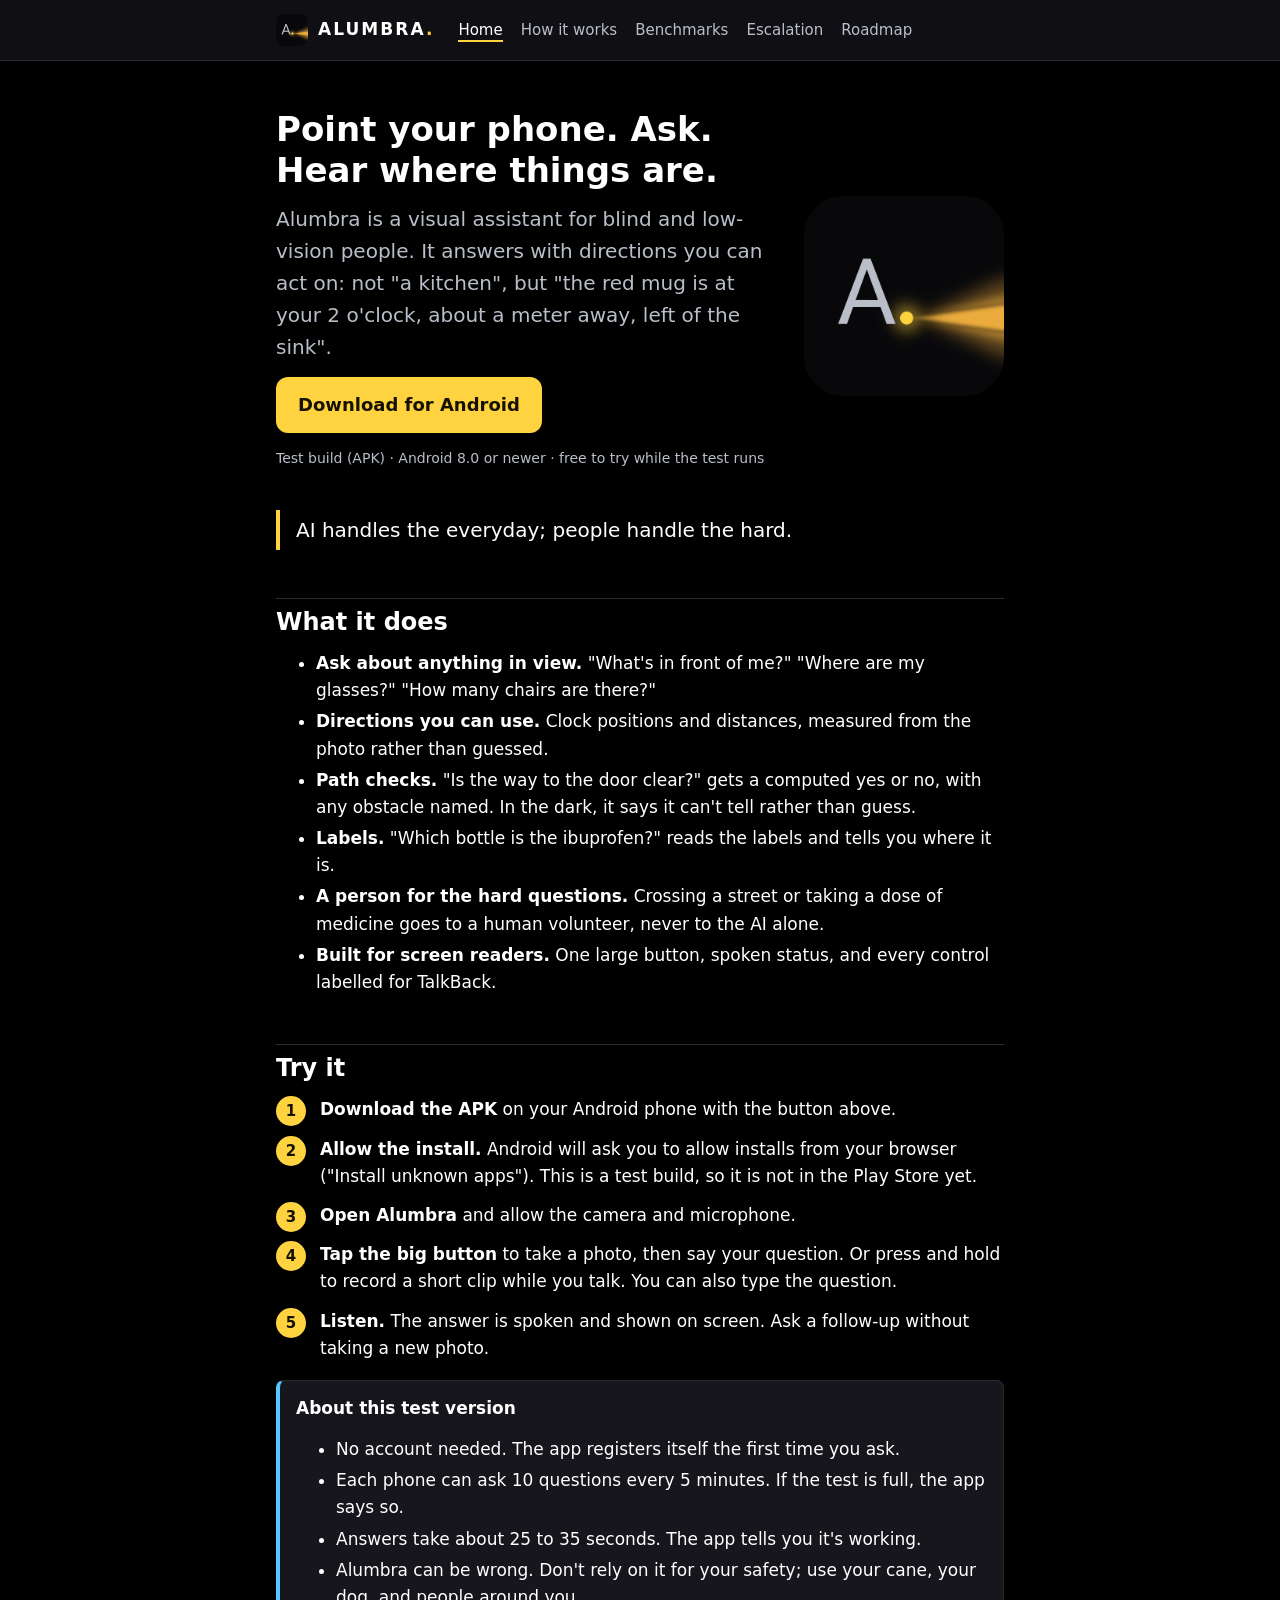
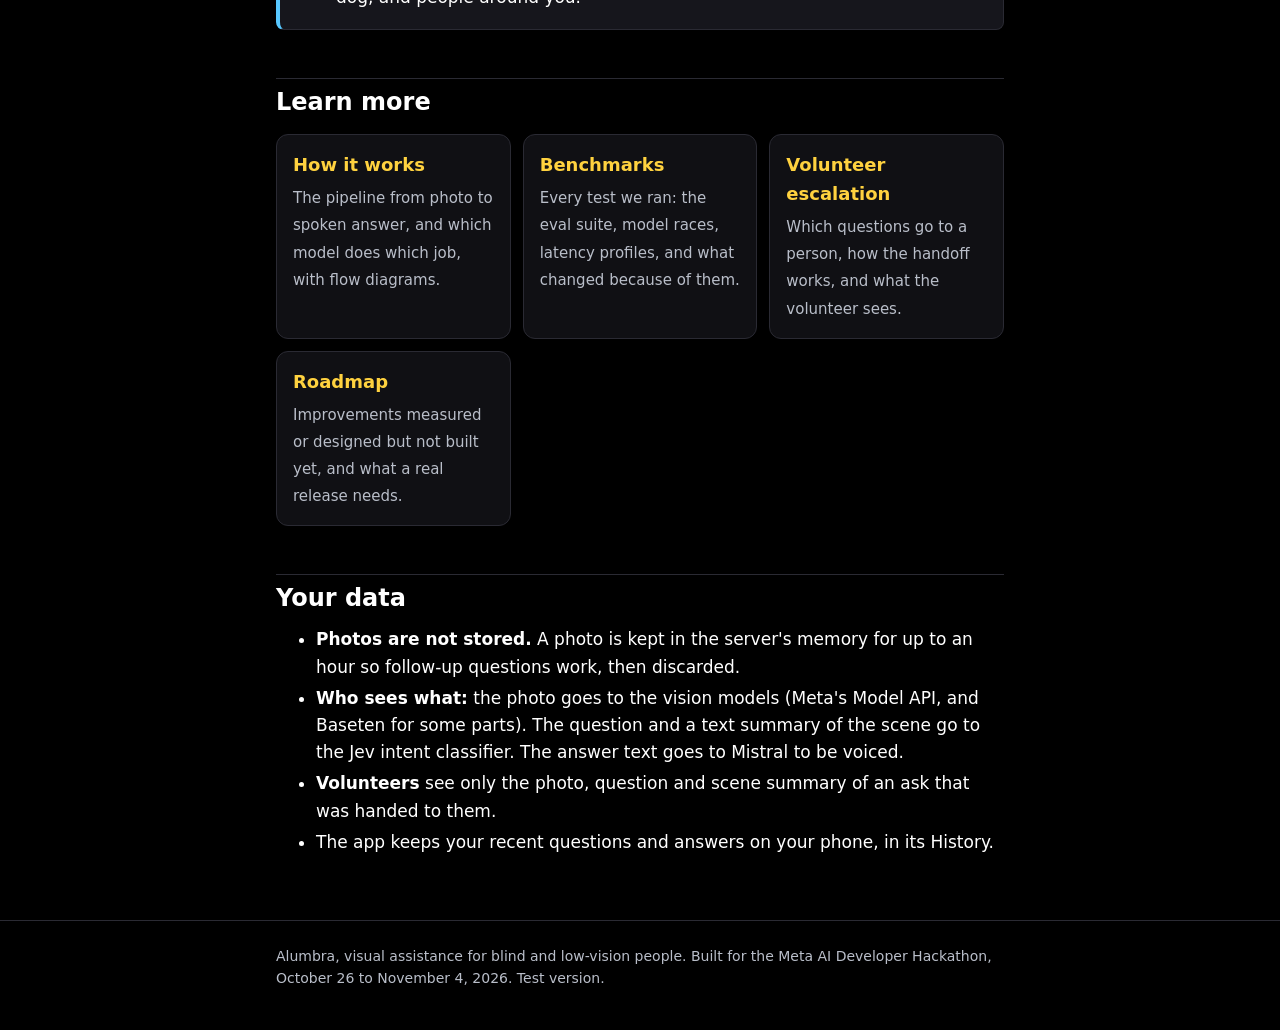
<file: site/index.html>
<!doctype html>
<html lang="en">
<head>
<meta charset="utf-8">
<meta name="viewport" content="width=device-width, initial-scale=1">
<title>Alumbra</title>
<meta name="description" content="Alumbra: point your phone, ask a question, and hear where things are. Visual assistance for blind and low-vision people. Download the Android test build.">
<link rel="icon" href="img/icon-64.png">
<link rel="apple-touch-icon" href="img/icon-192.png">
<meta property="og:title" content="Alumbra">
<meta property="og:description" content="Point your phone, ask a question, and hear where things are.">
<meta property="og:image" content="/img/icon-512.png">
<link rel="stylesheet" href="style.css">
</head>
<body>
<a class="skip" href="#main">Skip to content</a>
<header class="site-head">
  <div class="wrap">
    <a class="brand" href="/" aria-current="page"><img src="img/icon-64.png" alt=""><span>ALUMBRA<span class="dot">.</span></span></a>
    <nav aria-label="Site">
      <a href="/" aria-current="page">Home</a>
      <a href="how-it-works.html">How it works</a>
      <a href="benchmarks.html">Benchmarks</a>
      <a href="escalation.html">Escalation</a>
      <a href="roadmap.html">Roadmap</a>
    </nav>
  </div>
</header>

<main id="main" class="wrap">
<section class="hero">
  <div>
    <h1>Point your phone. Ask. Hear where things are.</h1>
    <p class="lede">Alumbra is a visual assistant for blind and low-vision people. It answers with directions you can act on: not "a kitchen", but "the red mug is at your 2 o'clock, about a meter away, left of the sink".</p>
    <p><a class="btn" href="/download/alumbra.apk" download>Download for Android</a></p>
    <p class="small">Test build (APK) · Android 8.0 or newer · free to try while the test runs</p>
  </div>
  <img src="img/icon-512.png" alt="The Alumbra mark: a letter A and a dot casting a beam of amber light.">
</section>

<p class="quote">AI handles the everyday; people handle the hard.</p>

<h2>What it does</h2>
<ul>
  <li><strong>Ask about anything in view.</strong> "What's in front of me?" "Where are my glasses?" "How many chairs are there?"</li>
  <li><strong>Directions you can use.</strong> Clock positions and distances, measured from the photo rather than guessed.</li>
  <li><strong>Path checks.</strong> "Is the way to the door clear?" gets a computed yes or no, with any obstacle named. In the dark, it says it can't tell rather than guess.</li>
  <li><strong>Labels.</strong> "Which bottle is the ibuprofen?" reads the labels and tells you where it is.</li>
  <li><strong>A person for the hard questions.</strong> Crossing a street or taking a dose of medicine goes to a human volunteer, never to the AI alone.</li>
  <li><strong>Built for screen readers.</strong> One large button, spoken status, and every control labelled for TalkBack.</li>
</ul>

<h2>Try it</h2>
<ol class="steps">
  <li><strong>Download the APK</strong> on your Android phone with the button above.</li>
  <li><strong>Allow the install.</strong> Android will ask you to allow installs from your browser ("Install unknown apps"). This is a test build, so it is not in the Play Store yet.</li>
  <li><strong>Open Alumbra</strong> and allow the camera and microphone.</li>
  <li><strong>Tap the big button</strong> to take a photo, then say your question. Or press and hold to record a short clip while you talk. You can also type the question.</li>
  <li><strong>Listen.</strong> The answer is spoken and shown on screen. Ask a follow-up without taking a new photo.</li>
</ol>

<div class="note">
<p><strong>About this test version</strong></p>
<ul>
  <li>No account needed. The app registers itself the first time you ask.</li>
  <li>Each phone can ask 10 questions every 5 minutes. If the test is full, the app says so.</li>
  <li>Answers take about 25 to 35 seconds. The app tells you it's working.</li>
  <li>Alumbra can be wrong. Don't rely on it for your safety; use your cane, your dog, and people around you.</li>
</ul>
</div>

<h2>Learn more</h2>
<div class="cards">
  <a class="card" href="how-it-works.html"><b>How it works</b><span>The pipeline from photo to spoken answer, and which model does which job, with flow diagrams.</span></a>
  <a class="card" href="benchmarks.html"><b>Benchmarks</b><span>Every test we ran: the eval suite, model races, latency profiles, and what changed because of them.</span></a>
  <a class="card" href="escalation.html"><b>Volunteer escalation</b><span>Which questions go to a person, how the handoff works, and what the volunteer sees.</span></a>
  <a class="card" href="roadmap.html"><b>Roadmap</b><span>Improvements measured or designed but not built yet, and what a real release needs.</span></a>
</div>

<h2>Your data</h2>
<ul>
  <li><strong>Photos are not stored.</strong> A photo is kept in the server's memory for up to an hour so follow-up questions work, then discarded.</li>
  <li><strong>Who sees what:</strong> the photo goes to the vision models (Meta's Model API, and Baseten for some parts). The question and a text summary of the scene go to the Jev intent classifier. The answer text goes to Mistral to be voiced.</li>
  <li><strong>Volunteers</strong> see only the photo, question and scene summary of an ask that was handed to them.</li>
  <li>The app keeps your recent questions and answers on your phone, in its History.</li>
</ul>
</main>

<footer class="site-foot">
  <div class="wrap">Alumbra, visual assistance for blind and low-vision people. Built for the Meta AI Developer Hackathon, October 26 to November 4, 2026. Test version.</div>
</footer>
</body>
</html>
</file>
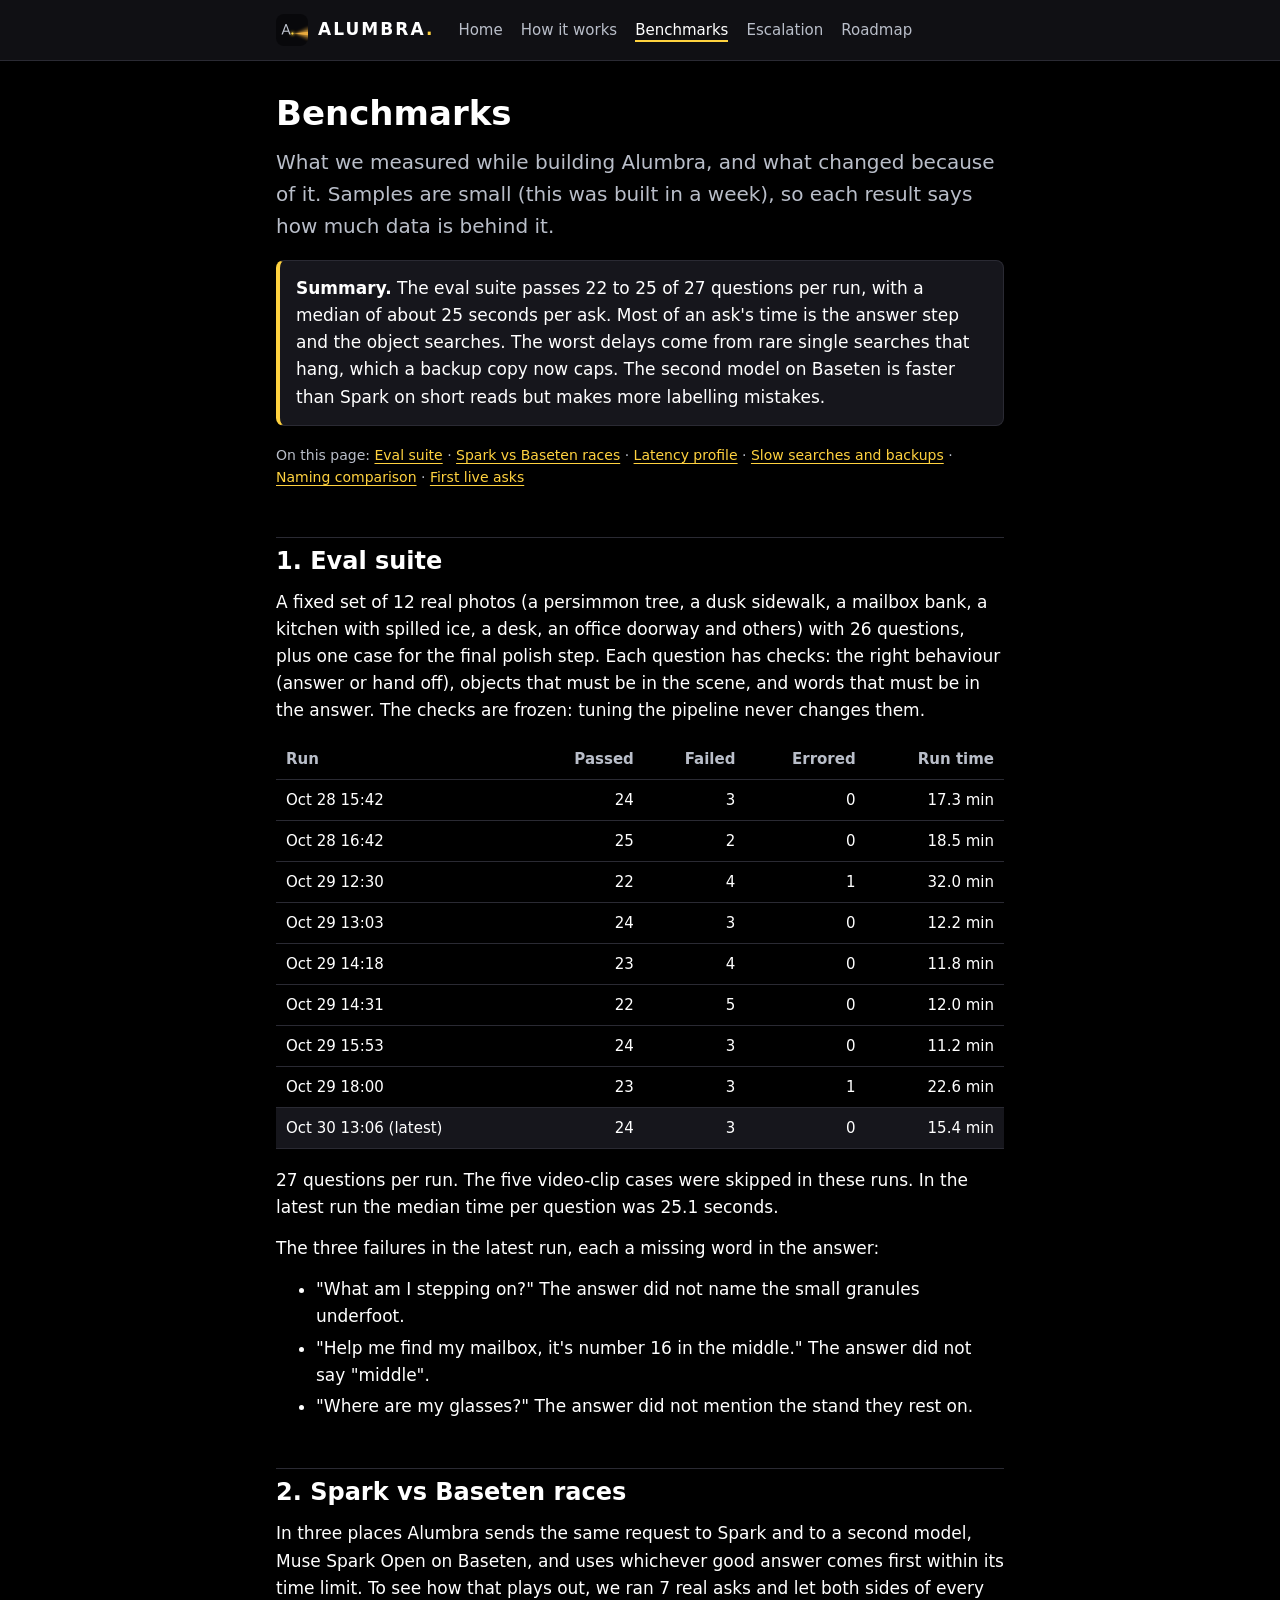
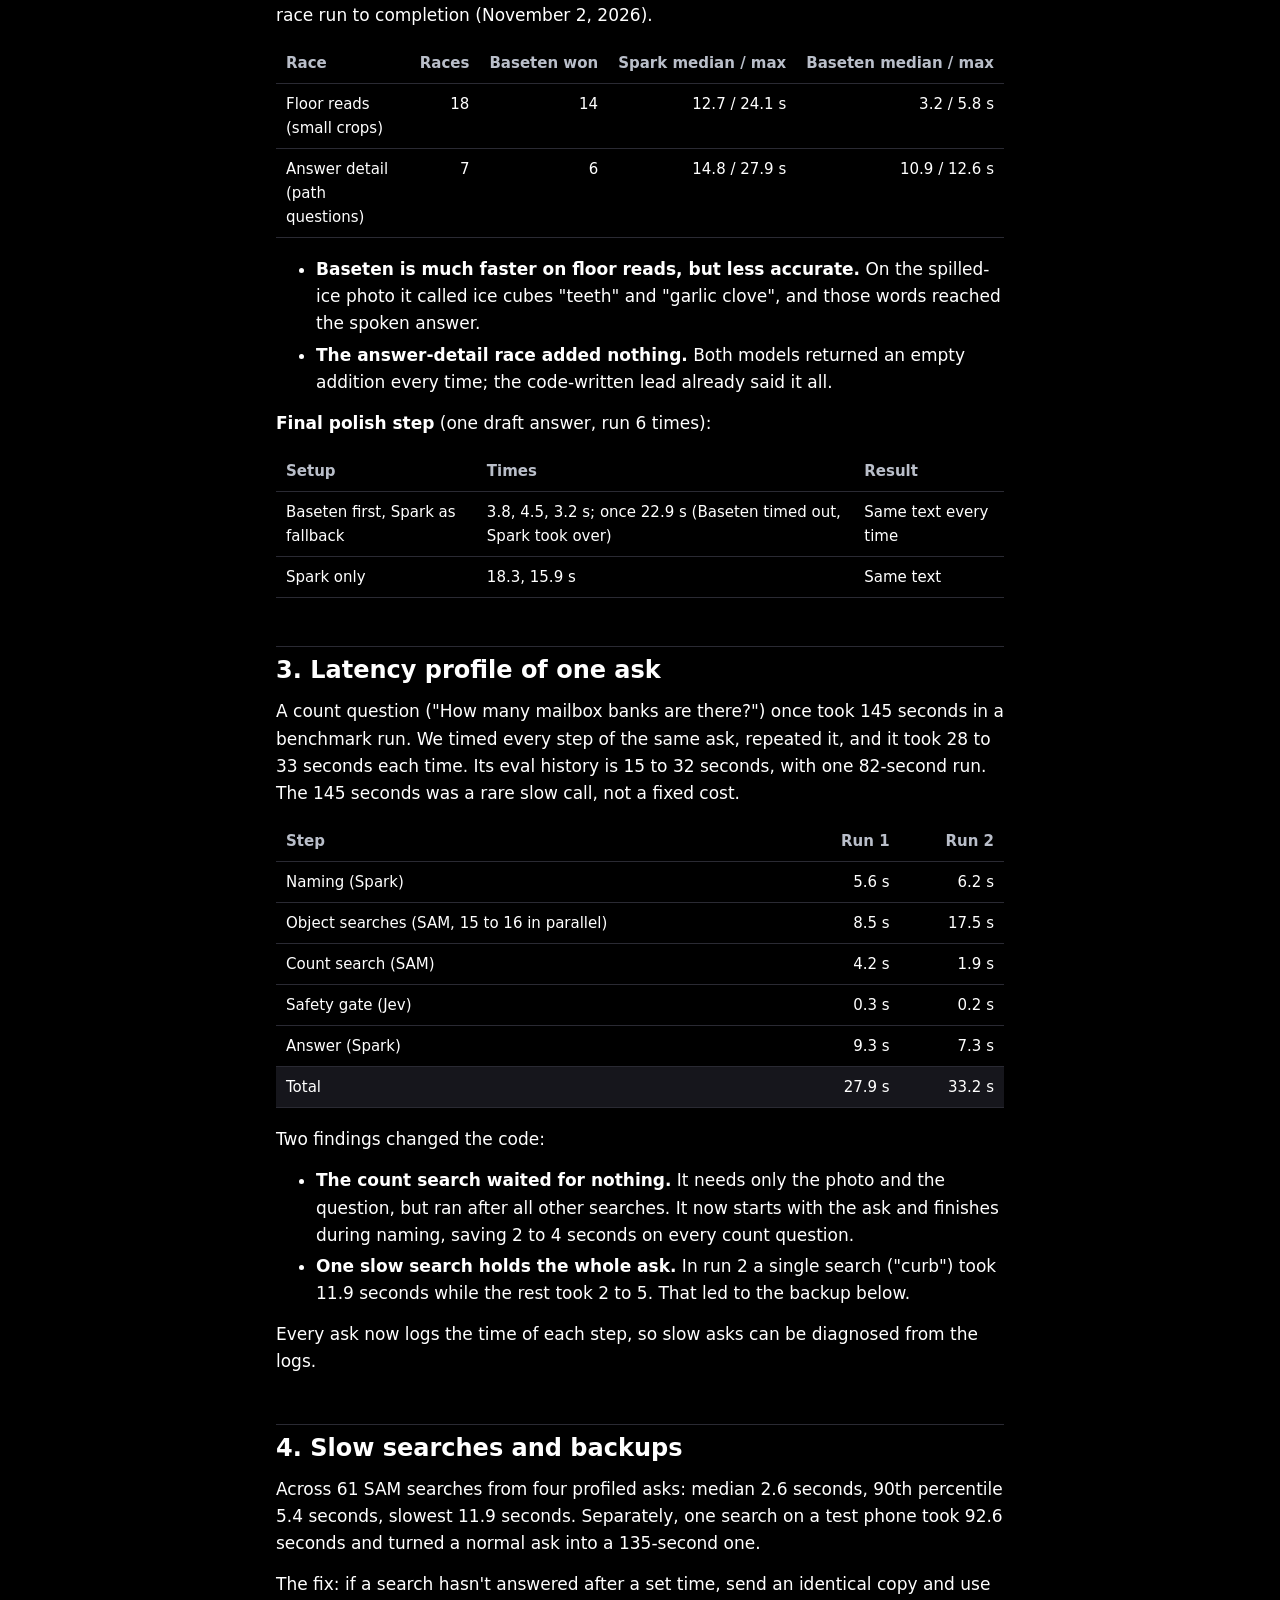
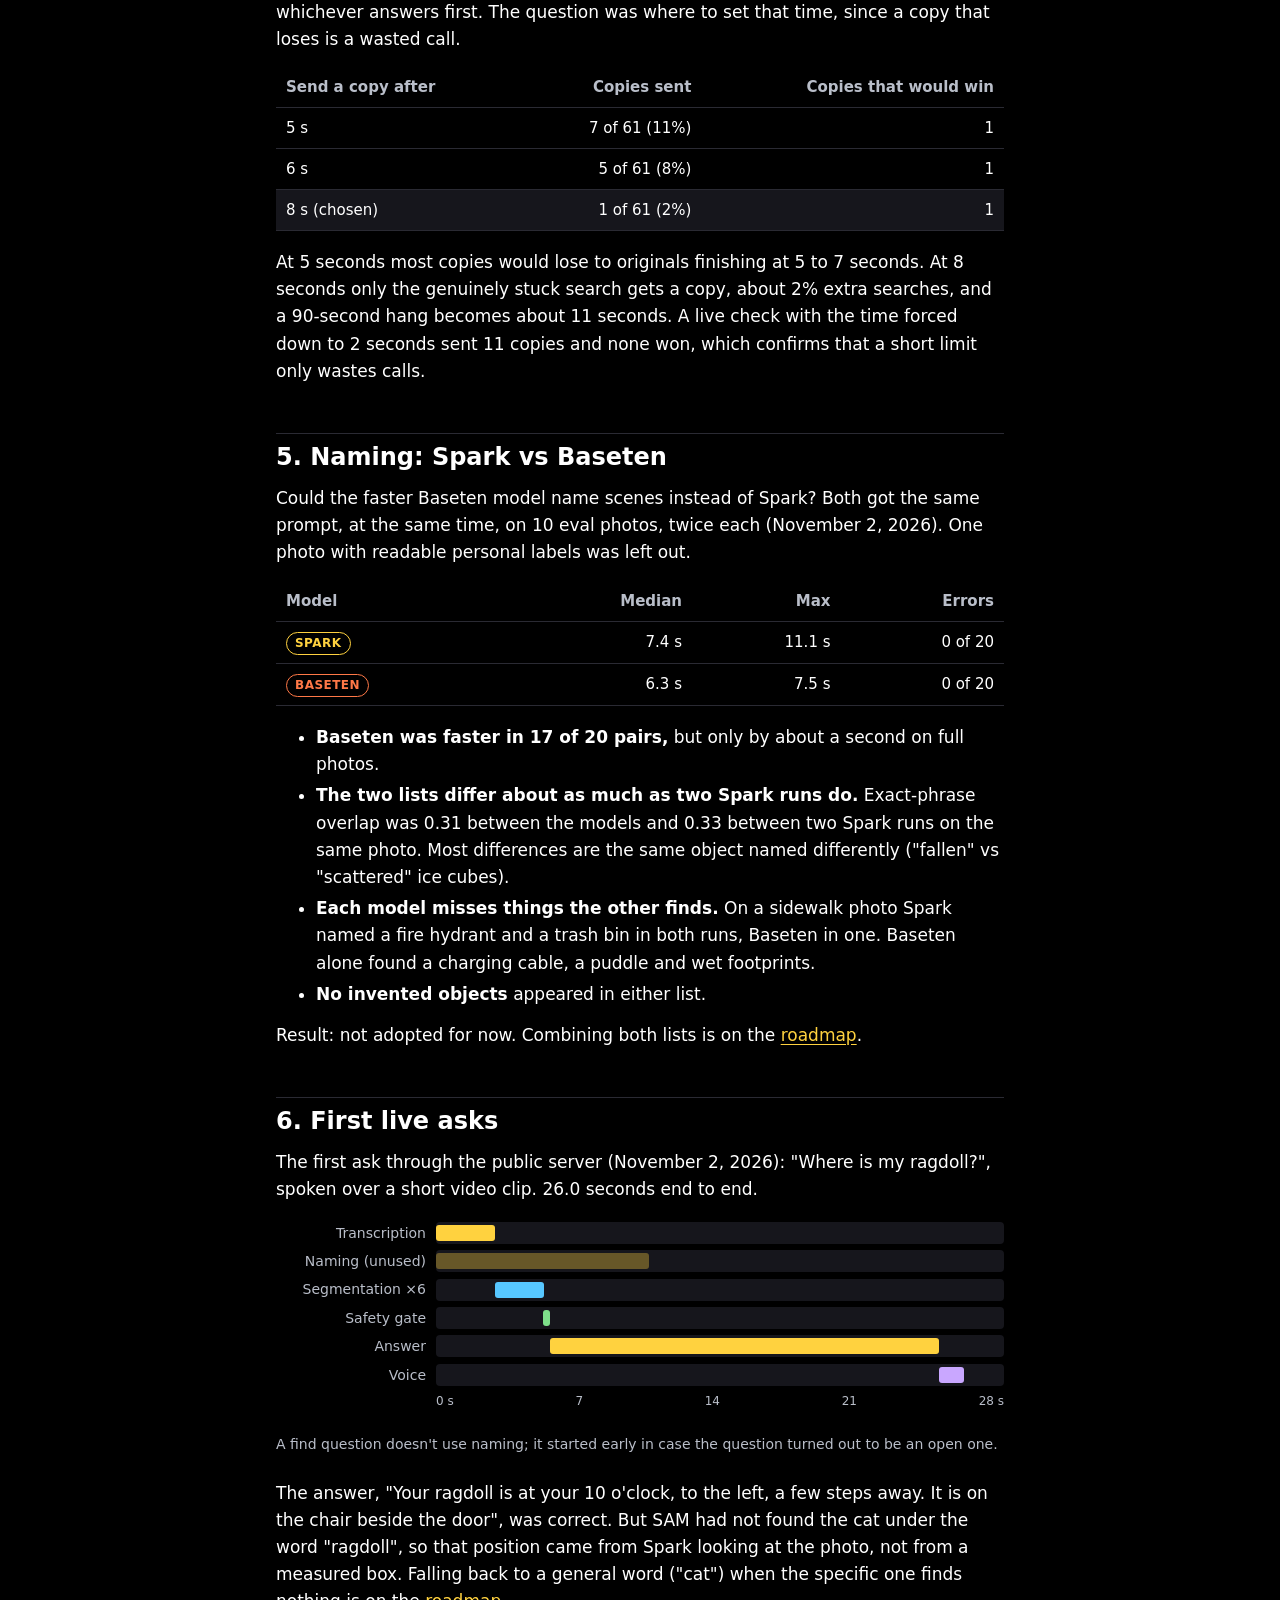
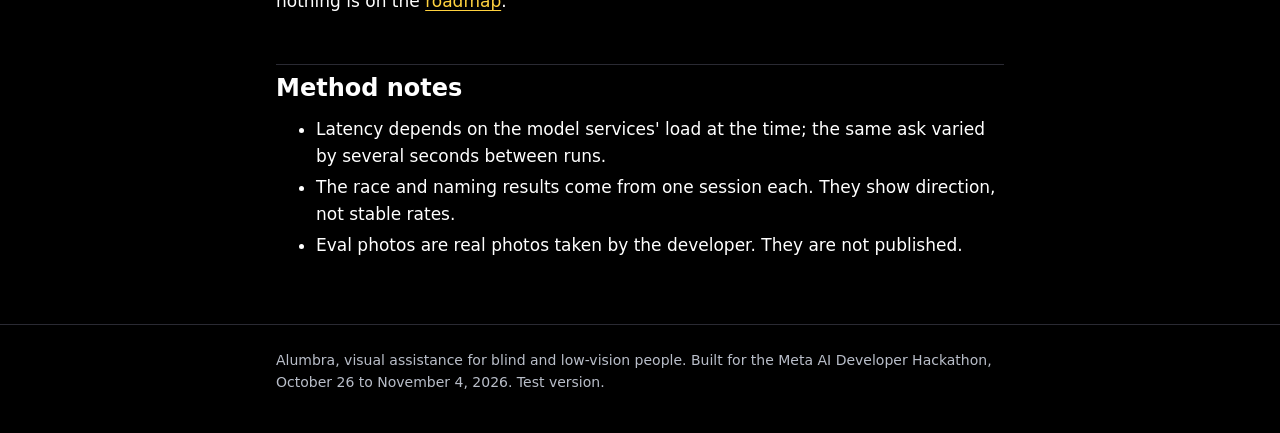
<file: site/benchmarks.html>
<!doctype html>
<html lang="en">
<head>
<meta charset="utf-8">
<meta name="viewport" content="width=device-width, initial-scale=1">
<title>Alumbra benchmarks</title>
<meta name="description" content="Every benchmark run on Alumbra: the eval suite, model races, latency profiles and the naming comparison, with results.">
<link rel="icon" href="img/icon-64.png">
<link rel="stylesheet" href="style.css">
</head>
<body>
<a class="skip" href="#main">Skip to content</a>
<header class="site-head">
  <div class="wrap">
    <a class="brand" href="/"><img src="img/icon-64.png" alt=""><span>ALUMBRA<span class="dot">.</span></span></a>
    <nav aria-label="Site">
      <a href="/">Home</a>
      <a href="how-it-works.html">How it works</a>
      <a href="benchmarks.html" aria-current="page">Benchmarks</a>
      <a href="escalation.html">Escalation</a>
      <a href="roadmap.html">Roadmap</a>
    </nav>
  </div>
</header>

<main id="main" class="wrap">
<h1>Benchmarks</h1>
<p class="lede">What we measured while building Alumbra, and what changed because of it. Samples are small (this was built in a week), so each result says how much data is behind it.</p>

<div class="note amber"><p><strong>Summary.</strong> The eval suite passes 22 to 25 of 27 questions per run, with a median of about 25 seconds per ask. Most of an ask's time is the answer step and the object searches. The worst delays come from rare single searches that hang, which a backup copy now caps. The second model on Baseten is faster than Spark on short reads but makes more labelling mistakes.</p></div>

<nav aria-label="On this page" class="small"><p>On this page: <a href="#eval">Eval suite</a> · <a href="#races">Spark vs Baseten races</a> · <a href="#profile">Latency profile</a> · <a href="#sam">Slow searches and backups</a> · <a href="#naming">Naming comparison</a> · <a href="#live">First live asks</a></p></nav>

<h2 id="eval">1. Eval suite</h2>
<p>A fixed set of 12 real photos (a persimmon tree, a dusk sidewalk, a mailbox bank, a kitchen with spilled ice, a desk, an office doorway and others) with 26 questions, plus one case for the final polish step. Each question has checks: the right behaviour (answer or hand off), objects that must be in the scene, and words that must be in the answer. The checks are frozen: tuning the pipeline never changes them.</p>
<div class="table-wrap">
<table>
<thead><tr><th>Run</th><th class="num">Passed</th><th class="num">Failed</th><th class="num">Errored</th><th class="num">Run time</th></tr></thead>
<tbody>
<tr><td>Oct 28 15:42</td><td class="num">24</td><td class="num">3</td><td class="num">0</td><td class="num">17.3 min</td></tr>
<tr><td>Oct 28 16:42</td><td class="num">25</td><td class="num">2</td><td class="num">0</td><td class="num">18.5 min</td></tr>
<tr><td>Oct 29 12:30</td><td class="num">22</td><td class="num">4</td><td class="num">1</td><td class="num">32.0 min</td></tr>
<tr><td>Oct 29 13:03</td><td class="num">24</td><td class="num">3</td><td class="num">0</td><td class="num">12.2 min</td></tr>
<tr><td>Oct 29 14:18</td><td class="num">23</td><td class="num">4</td><td class="num">0</td><td class="num">11.8 min</td></tr>
<tr><td>Oct 29 14:31</td><td class="num">22</td><td class="num">5</td><td class="num">0</td><td class="num">12.0 min</td></tr>
<tr><td>Oct 29 15:53</td><td class="num">24</td><td class="num">3</td><td class="num">0</td><td class="num">11.2 min</td></tr>
<tr><td>Oct 29 18:00</td><td class="num">23</td><td class="num">3</td><td class="num">1</td><td class="num">22.6 min</td></tr>
<tr class="hi"><td>Oct 30 13:06 (latest)</td><td class="num">24</td><td class="num">3</td><td class="num">0</td><td class="num">15.4 min</td></tr>
</tbody>
</table>
</div>
<p>27 questions per run. The five video-clip cases were skipped in these runs. In the latest run the median time per question was 25.1 seconds.</p>
<p>The three failures in the latest run, each a missing word in the answer:</p>
<ul>
  <li>"What am I stepping on?" The answer did not name the small granules underfoot.</li>
  <li>"Help me find my mailbox, it's number 16 in the middle." The answer did not say "middle".</li>
  <li>"Where are my glasses?" The answer did not mention the stand they rest on.</li>
</ul>

<h2 id="races">2. Spark vs Baseten races</h2>
<p>In three places Alumbra sends the same request to Spark and to a second model, Muse Spark Open on Baseten, and uses whichever good answer comes first within its time limit. To see how that plays out, we ran 7 real asks and let both sides of every race run to completion (November 2, 2026).</p>
<div class="table-wrap">
<table>
<thead><tr><th>Race</th><th class="num">Races</th><th class="num">Baseten won</th><th class="num">Spark median / max</th><th class="num">Baseten median / max</th></tr></thead>
<tbody>
<tr><td>Floor reads (small crops)</td><td class="num">18</td><td class="num">14</td><td class="num">12.7 / 24.1 s</td><td class="num">3.2 / 5.8 s</td></tr>
<tr><td>Answer detail (path questions)</td><td class="num">7</td><td class="num">6</td><td class="num">14.8 / 27.9 s</td><td class="num">10.9 / 12.6 s</td></tr>
</tbody>
</table>
</div>
<ul>
  <li><strong>Baseten is much faster on floor reads, but less accurate.</strong> On the spilled-ice photo it called ice cubes "teeth" and "garlic clove", and those words reached the spoken answer.</li>
  <li><strong>The answer-detail race added nothing.</strong> Both models returned an empty addition every time; the code-written lead already said it all.</li>
</ul>
<p><strong>Final polish step</strong> (one draft answer, run 6 times):</p>
<div class="table-wrap">
<table>
<thead><tr><th>Setup</th><th>Times</th><th>Result</th></tr></thead>
<tbody>
<tr><td>Baseten first, Spark as fallback</td><td>3.8, 4.5, 3.2 s; once 22.9 s (Baseten timed out, Spark took over)</td><td>Same text every time</td></tr>
<tr><td>Spark only</td><td>18.3, 15.9 s</td><td>Same text</td></tr>
</tbody>
</table>
</div>

<h2 id="profile">3. Latency profile of one ask</h2>
<p>A count question ("How many mailbox banks are there?") once took 145 seconds in a benchmark run. We timed every step of the same ask, repeated it, and it took 28 to 33 seconds each time. Its eval history is 15 to 32 seconds, with one 82-second run. The 145 seconds was a rare slow call, not a fixed cost.</p>
<div class="table-wrap">
<table>
<thead><tr><th>Step</th><th class="num">Run 1</th><th class="num">Run 2</th></tr></thead>
<tbody>
<tr><td>Naming (Spark)</td><td class="num">5.6 s</td><td class="num">6.2 s</td></tr>
<tr><td>Object searches (SAM, 15 to 16 in parallel)</td><td class="num">8.5 s</td><td class="num">17.5 s</td></tr>
<tr><td>Count search (SAM)</td><td class="num">4.2 s</td><td class="num">1.9 s</td></tr>
<tr><td>Safety gate (Jev)</td><td class="num">0.3 s</td><td class="num">0.2 s</td></tr>
<tr><td>Answer (Spark)</td><td class="num">9.3 s</td><td class="num">7.3 s</td></tr>
<tr class="hi"><td>Total</td><td class="num">27.9 s</td><td class="num">33.2 s</td></tr>
</tbody>
</table>
</div>
<p>Two findings changed the code:</p>
<ul>
  <li><strong>The count search waited for nothing.</strong> It needs only the photo and the question, but ran after all other searches. It now starts with the ask and finishes during naming, saving 2 to 4 seconds on every count question.</li>
  <li><strong>One slow search holds the whole ask.</strong> In run 2 a single search ("curb") took 11.9 seconds while the rest took 2 to 5. That led to the backup below.</li>
</ul>
<p>Every ask now logs the time of each step, so slow asks can be diagnosed from the logs.</p>

<h2 id="sam">4. Slow searches and backups</h2>
<p>Across 61 SAM searches from four profiled asks: median 2.6 seconds, 90th percentile 5.4 seconds, slowest 11.9 seconds. Separately, one search on a test phone took 92.6 seconds and turned a normal ask into a 135-second one.</p>
<p>The fix: if a search hasn't answered after a set time, send an identical copy and use whichever answers first. The question was where to set that time, since a copy that loses is a wasted call.</p>
<div class="table-wrap">
<table>
<thead><tr><th>Send a copy after</th><th class="num">Copies sent</th><th class="num">Copies that would win</th></tr></thead>
<tbody>
<tr><td>5 s</td><td class="num">7 of 61 (11%)</td><td class="num">1</td></tr>
<tr><td>6 s</td><td class="num">5 of 61 (8%)</td><td class="num">1</td></tr>
<tr class="hi"><td>8 s (chosen)</td><td class="num">1 of 61 (2%)</td><td class="num">1</td></tr>
</tbody>
</table>
</div>
<p>At 5 seconds most copies would lose to originals finishing at 5 to 7 seconds. At 8 seconds only the genuinely stuck search gets a copy, about 2% extra searches, and a 90-second hang becomes about 11 seconds. A live check with the time forced down to 2 seconds sent 11 copies and none won, which confirms that a short limit only wastes calls.</p>

<h2 id="naming">5. Naming: Spark vs Baseten</h2>
<p>Could the faster Baseten model name scenes instead of Spark? Both got the same prompt, at the same time, on 10 eval photos, twice each (November 2, 2026). One photo with readable personal labels was left out.</p>
<div class="table-wrap">
<table>
<thead><tr><th>Model</th><th class="num">Median</th><th class="num">Max</th><th class="num">Errors</th></tr></thead>
<tbody>
<tr><td><span class="chip spark">Spark</span></td><td class="num">7.4 s</td><td class="num">11.1 s</td><td class="num">0 of 20</td></tr>
<tr><td><span class="chip baseten">Baseten</span></td><td class="num">6.3 s</td><td class="num">7.5 s</td><td class="num">0 of 20</td></tr>
</tbody>
</table>
</div>
<ul>
  <li><strong>Baseten was faster in 17 of 20 pairs,</strong> but only by about a second on full photos.</li>
  <li><strong>The two lists differ about as much as two Spark runs do.</strong> Exact-phrase overlap was 0.31 between the models and 0.33 between two Spark runs on the same photo. Most differences are the same object named differently ("fallen" vs "scattered" ice cubes).</li>
  <li><strong>Each model misses things the other finds.</strong> On a sidewalk photo Spark named a fire hydrant and a trash bin in both runs, Baseten in one. Baseten alone found a charging cable, a puddle and wet footprints.</li>
  <li><strong>No invented objects</strong> appeared in either list.</li>
</ul>
<p>Result: not adopted for now. Combining both lists is on the <a href="roadmap.html">roadmap</a>.</p>

<h2 id="live">6. First live asks</h2>
<p>The first ask through the public server (November 2, 2026): "Where is my ragdoll?", spoken over a short video clip. 26.0 seconds end to end.</p>
<figure class="diagram">
<div class="timeline" role="img" aria-label="Timeline of a 26 second ask: transcription 0 to 2.9 seconds; naming 0 to 10.5 seconds, unused; segmentation 2.9 to 5.3 seconds; safety gate 5.3 to 5.6 seconds; answer 5.6 to 24.8 seconds; voice 24.8 to 26.0 seconds.">
  <div class="tl-row"><span class="lbl">Transcription</span><div class="tl-track"><span class="tl-bar spark" style="left:0%;width:10.4%"></span></div></div>
  <div class="tl-row"><span class="lbl">Naming (unused)</span><div class="tl-track"><span class="tl-bar spark" style="left:0%;width:37.5%;opacity:.35"></span></div></div>
  <div class="tl-row"><span class="lbl">Segmentation ×6</span><div class="tl-track"><span class="tl-bar sam" style="left:10.4%;width:8.6%"></span></div></div>
  <div class="tl-row"><span class="lbl">Safety gate</span><div class="tl-track"><span class="tl-bar jev" style="left:18.9%;width:1.1%"></span></div></div>
  <div class="tl-row"><span class="lbl">Answer</span><div class="tl-track"><span class="tl-bar spark" style="left:20%;width:68.6%"></span></div></div>
  <div class="tl-row"><span class="lbl">Voice</span><div class="tl-track"><span class="tl-bar voice" style="left:88.6%;width:4.3%"></span></div></div>
  <div class="tl-axis"><div></div><div><span>0 s</span><span>7</span><span>14</span><span>21</span><span>28 s</span></div></div>
</div>
<figcaption>A find question doesn't use naming; it started early in case the question turned out to be an open one.</figcaption>
</figure>
<p>The answer, "Your ragdoll is at your 10 o'clock, to the left, a few steps away. It is on the chair beside the door", was correct. But SAM had not found the cat under the word "ragdoll", so that position came from Spark looking at the photo, not from a measured box. Falling back to a general word ("cat") when the specific one finds nothing is on the <a href="roadmap.html">roadmap</a>.</p>

<h2>Method notes</h2>
<ul>
  <li>Latency depends on the model services' load at the time; the same ask varied by several seconds between runs.</li>
  <li>The race and naming results come from one session each. They show direction, not stable rates.</li>
  <li>Eval photos are real photos taken by the developer. They are not published.</li>
</ul>
</main>

<footer class="site-foot">
  <div class="wrap">Alumbra, visual assistance for blind and low-vision people. Built for the Meta AI Developer Hackathon, October 26 to November 4, 2026. Test version.</div>
</footer>
</body>
</html>
</file>
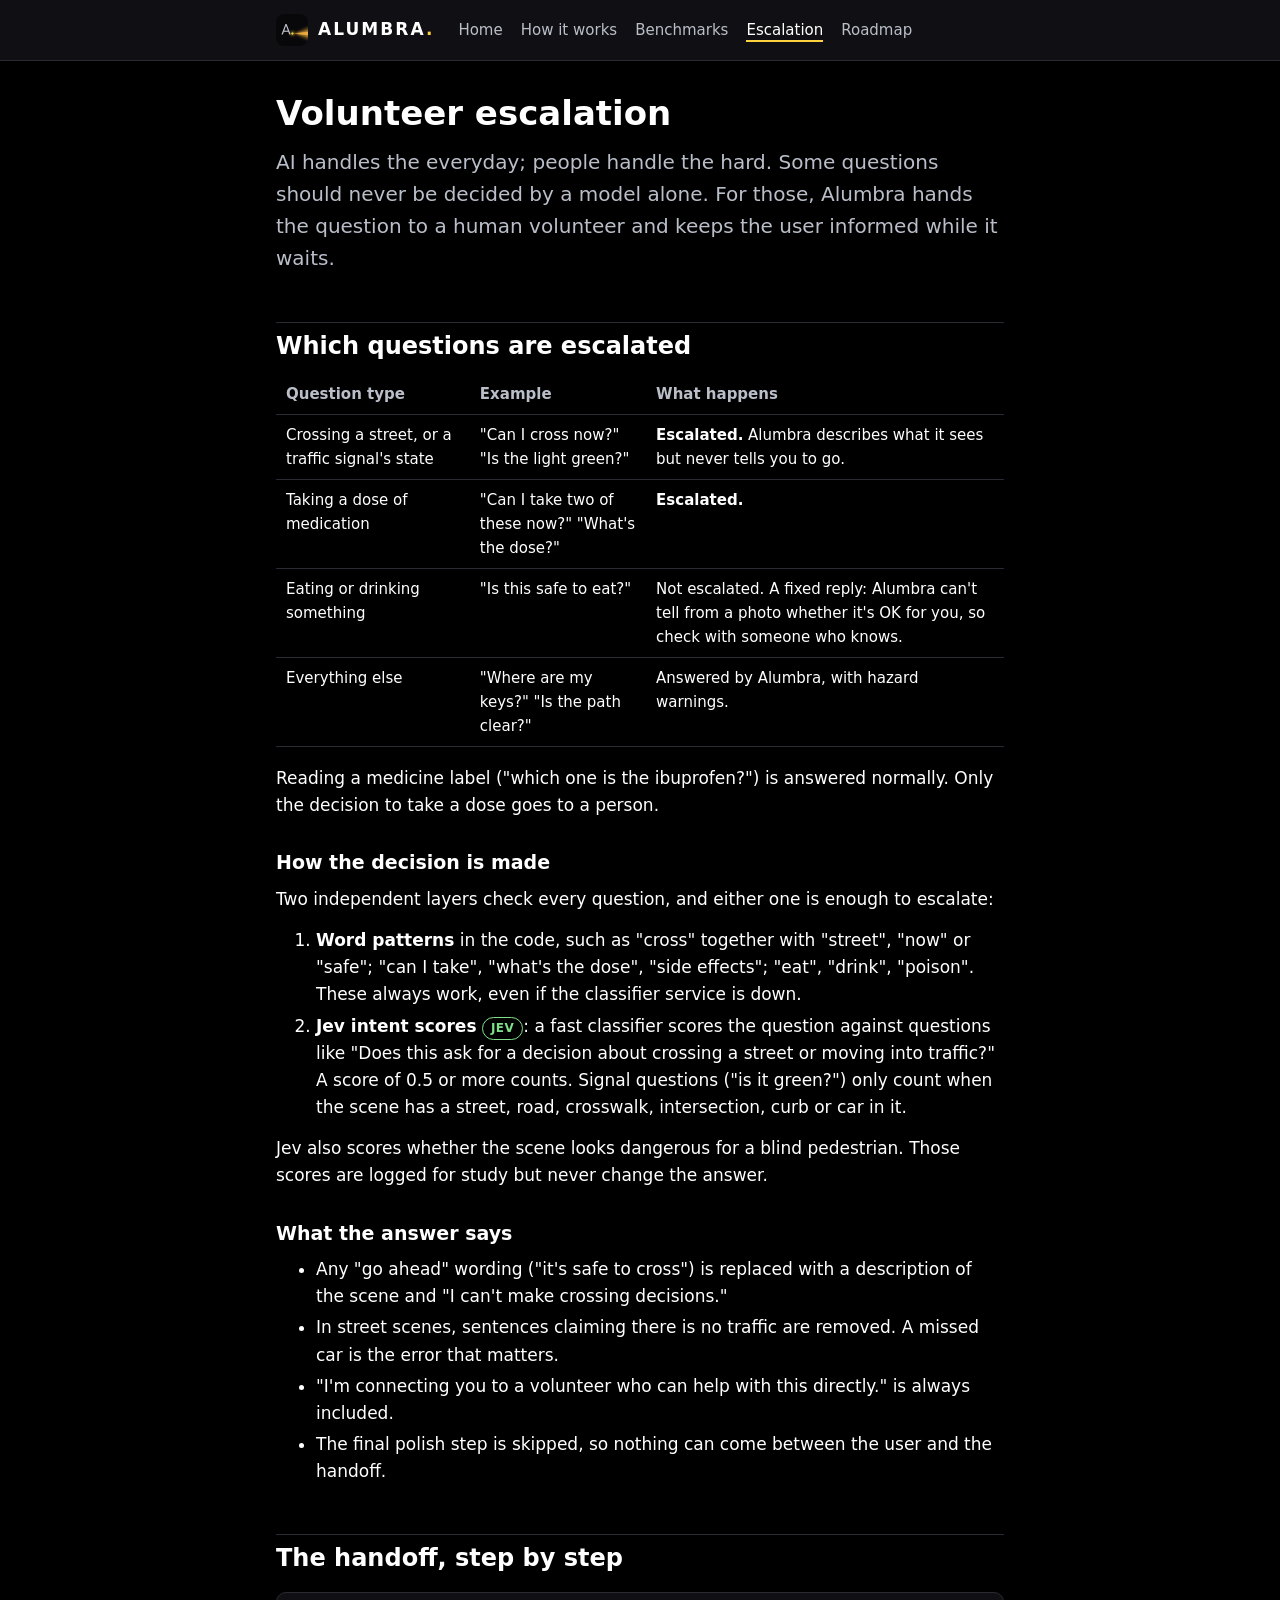
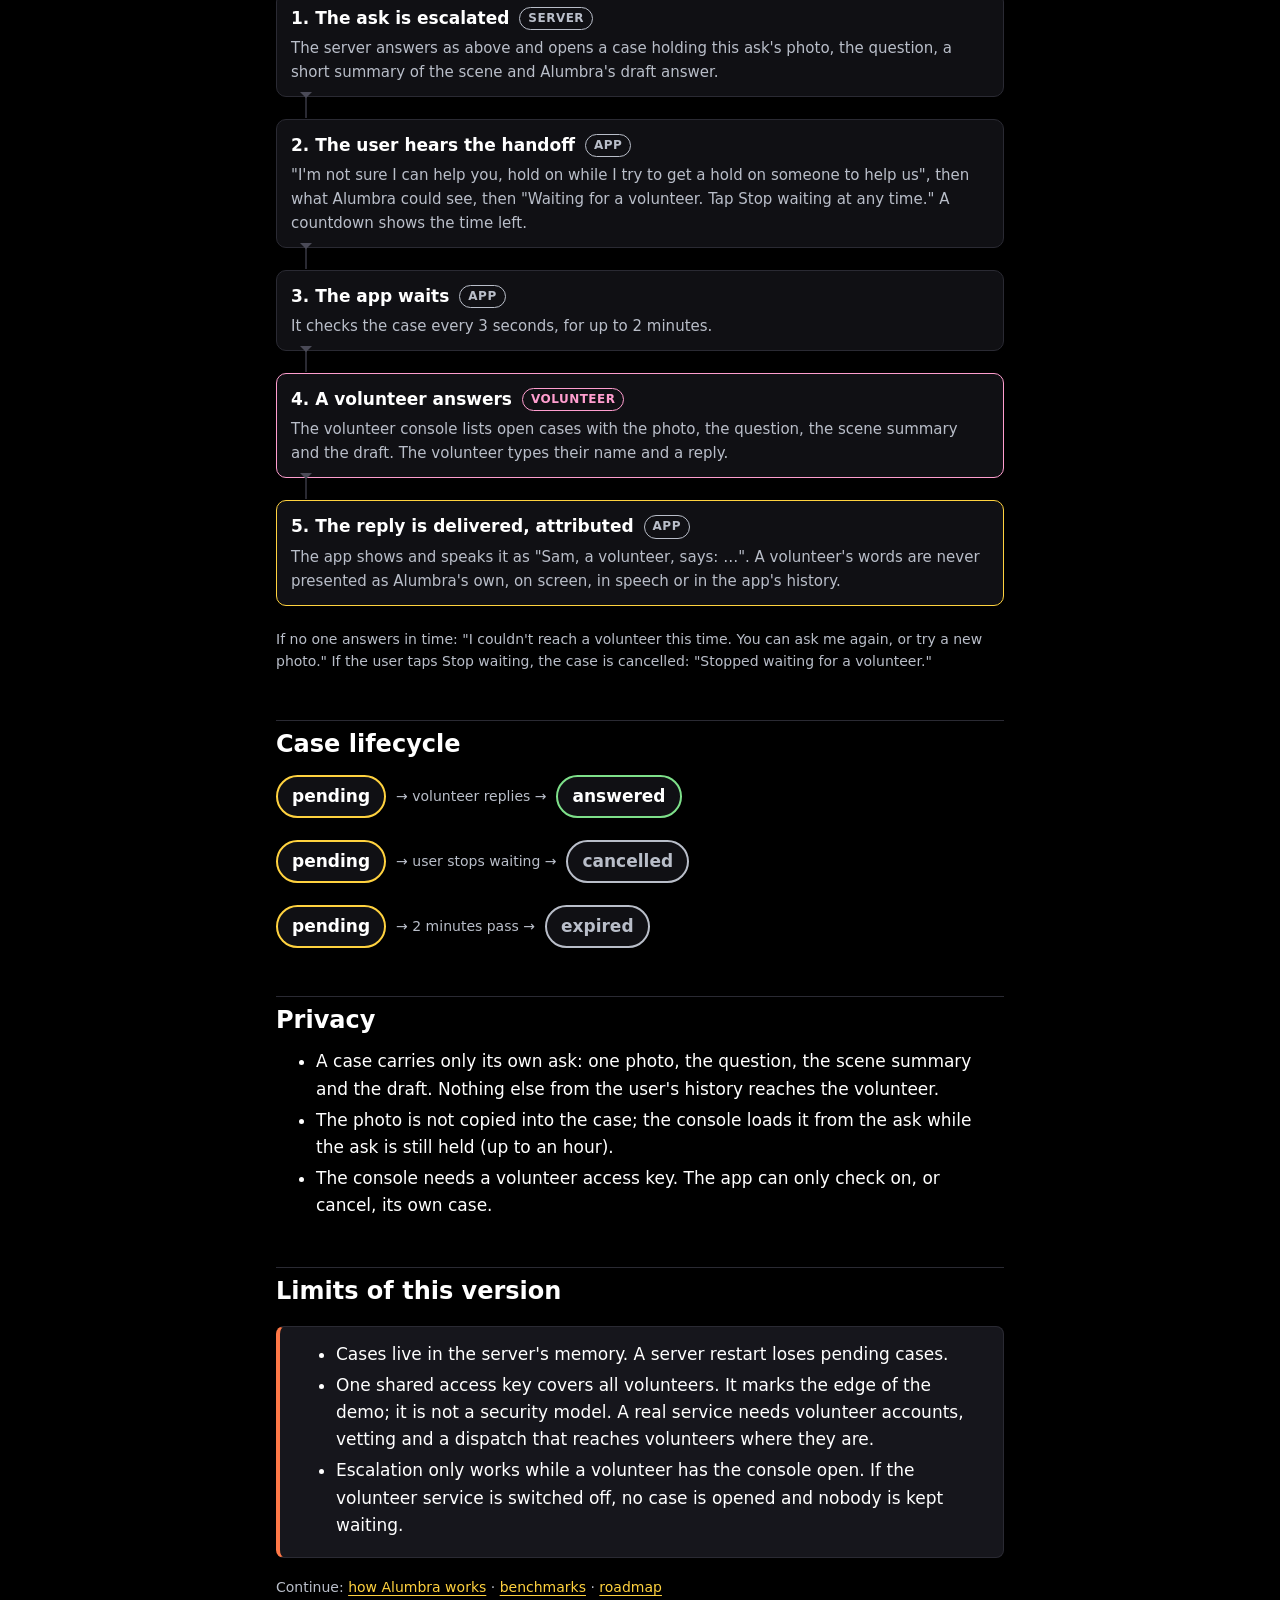
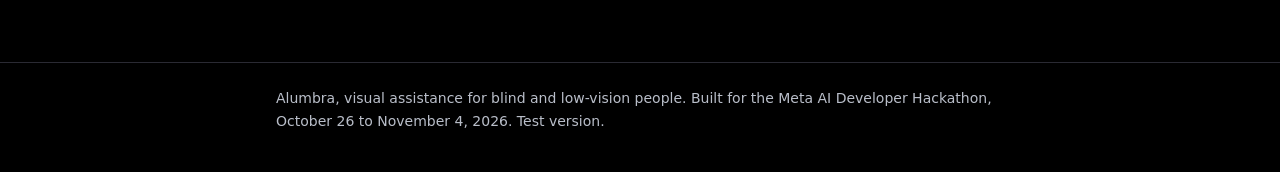
<file: site/escalation.html>
<!doctype html>
<html lang="en">
<head>
<meta charset="utf-8">
<meta name="viewport" content="width=device-width, initial-scale=1">
<title>Volunteer escalation</title>
<meta name="description" content="When Alumbra hands a question to a human volunteer, how the handoff works, and what the volunteer sees.">
<link rel="icon" href="img/icon-64.png">
<link rel="stylesheet" href="style.css">
</head>
<body>
<a class="skip" href="#main">Skip to content</a>
<header class="site-head">
  <div class="wrap">
    <a class="brand" href="/"><img src="img/icon-64.png" alt=""><span>ALUMBRA<span class="dot">.</span></span></a>
    <nav aria-label="Site">
      <a href="/">Home</a>
      <a href="how-it-works.html">How it works</a>
      <a href="benchmarks.html">Benchmarks</a>
      <a href="escalation.html" aria-current="page">Escalation</a>
      <a href="roadmap.html">Roadmap</a>
    </nav>
  </div>
</header>

<main id="main" class="wrap">
<h1>Volunteer escalation</h1>
<p class="lede">AI handles the everyday; people handle the hard. Some questions should never be decided by a model alone. For those, Alumbra hands the question to a human volunteer and keeps the user informed while it waits.</p>

<h2>Which questions are escalated</h2>
<div class="table-wrap">
<table>
<thead><tr><th>Question type</th><th>Example</th><th>What happens</th></tr></thead>
<tbody>
<tr><td>Crossing a street, or a traffic signal's state</td><td>"Can I cross now?" "Is the light green?"</td><td><strong>Escalated.</strong> Alumbra describes what it sees but never tells you to go.</td></tr>
<tr><td>Taking a dose of medication</td><td>"Can I take two of these now?" "What's the dose?"</td><td><strong>Escalated.</strong></td></tr>
<tr><td>Eating or drinking something</td><td>"Is this safe to eat?"</td><td>Not escalated. A fixed reply: Alumbra can't tell from a photo whether it's OK for you, so check with someone who knows.</td></tr>
<tr><td>Everything else</td><td>"Where are my keys?" "Is the path clear?"</td><td>Answered by Alumbra, with hazard warnings.</td></tr>
</tbody>
</table>
</div>
<p>Reading a medicine label ("which one is the ibuprofen?") is answered normally. Only the decision to take a dose goes to a person.</p>

<h3>How the decision is made</h3>
<p>Two independent layers check every question, and either one is enough to escalate:</p>
<ol>
  <li><strong>Word patterns</strong> in the code, such as "cross" together with "street", "now" or "safe"; "can I take", "what's the dose", "side effects"; "eat", "drink", "poison". These always work, even if the classifier service is down.</li>
  <li><strong>Jev intent scores</strong> <span class="chip jev">Jev</span>: a fast classifier scores the question against questions like "Does this ask for a decision about crossing a street or moving into traffic?" A score of 0.5 or more counts. Signal questions ("is it green?") only count when the scene has a street, road, crosswalk, intersection, curb or car in it.</li>
</ol>
<p>Jev also scores whether the scene looks dangerous for a blind pedestrian. Those scores are logged for study but never change the answer.</p>

<h3>What the answer says</h3>
<ul>
  <li>Any "go ahead" wording ("it's safe to cross") is replaced with a description of the scene and "I can't make crossing decisions."</li>
  <li>In street scenes, sentences claiming there is no traffic are removed. A missed car is the error that matters.</li>
  <li>"I'm connecting you to a volunteer who can help with this directly." is always included.</li>
  <li>The final polish step is skipped, so nothing can come between the user and the handoff.</li>
</ul>

<h2>The handoff, step by step</h2>
<figure class="diagram">
<ol class="flow" aria-label="Steps of a volunteer escalation">
  <li><div class="t">1. The ask is escalated <span class="chip code">Server</span></div>
    <p class="d">The server answers as above and opens a case holding this ask's photo, the question, a short summary of the scene and Alumbra's draft answer.</p></li>
  <li><div class="t">2. The user hears the handoff <span class="chip code">App</span></div>
    <p class="d">"I'm not sure I can help you, hold on while I try to get a hold on someone to help us", then what Alumbra could see, then "Waiting for a volunteer. Tap Stop waiting at any time." A countdown shows the time left.</p></li>
  <li><div class="t">3. The app waits <span class="chip code">App</span></div>
    <p class="d">It checks the case every 3 seconds, for up to 2 minutes.</p></li>
  <li class="human"><div class="t">4. A volunteer answers <span class="chip human">Volunteer</span></div>
    <p class="d">The volunteer console lists open cases with the photo, the question, the scene summary and the draft. The volunteer types their name and a reply.</p></li>
  <li class="key"><div class="t">5. The reply is delivered, attributed <span class="chip code">App</span></div>
    <p class="d">The app shows and speaks it as "Sam, a volunteer, says: …". A volunteer's words are never presented as Alumbra's own, on screen, in speech or in the app's history.</p></li>
</ol>
<figcaption>If no one answers in time: "I couldn't reach a volunteer this time. You can ask me again, or try a new photo." If the user taps Stop waiting, the case is cancelled: "Stopped waiting for a volunteer."</figcaption>
</figure>

<h2>Case lifecycle</h2>
<div class="states" role="img" aria-label="A case starts pending. From pending it becomes answered when a volunteer replies, cancelled when the user stops waiting, or expired when the 2 minute window passes.">
  <span class="state start">pending</span>
  <span class="arrow">→ volunteer replies →</span><span class="state ok">answered</span>
</div>
<div class="states" aria-hidden="true">
  <span class="state start">pending</span>
  <span class="arrow">→ user stops waiting →</span><span class="state end">cancelled</span>
</div>
<div class="states" aria-hidden="true">
  <span class="state start">pending</span>
  <span class="arrow">→ 2 minutes pass →</span><span class="state end">expired</span>
</div>

<h2>Privacy</h2>
<ul>
  <li>A case carries only its own ask: one photo, the question, the scene summary and the draft. Nothing else from the user's history reaches the volunteer.</li>
  <li>The photo is not copied into the case; the console loads it from the ask while the ask is still held (up to an hour).</li>
  <li>The console needs a volunteer access key. The app can only check on, or cancel, its own case.</li>
</ul>

<h2>Limits of this version</h2>
<div class="note warn">
<ul>
  <li>Cases live in the server's memory. A server restart loses pending cases.</li>
  <li>One shared access key covers all volunteers. It marks the edge of the demo; it is not a security model. A real service needs volunteer accounts, vetting and a dispatch that reaches volunteers where they are.</li>
  <li>Escalation only works while a volunteer has the console open. If the volunteer service is switched off, no case is opened and nobody is kept waiting.</li>
</ul>
</div>

<p class="small">Continue: <a href="how-it-works.html">how Alumbra works</a> · <a href="benchmarks.html">benchmarks</a> · <a href="roadmap.html">roadmap</a></p>
</main>

<footer class="site-foot">
  <div class="wrap">Alumbra, visual assistance for blind and low-vision people. Built for the Meta AI Developer Hackathon, October 26 to November 4, 2026. Test version.</div>
</footer>
</body>
</html>
</file>
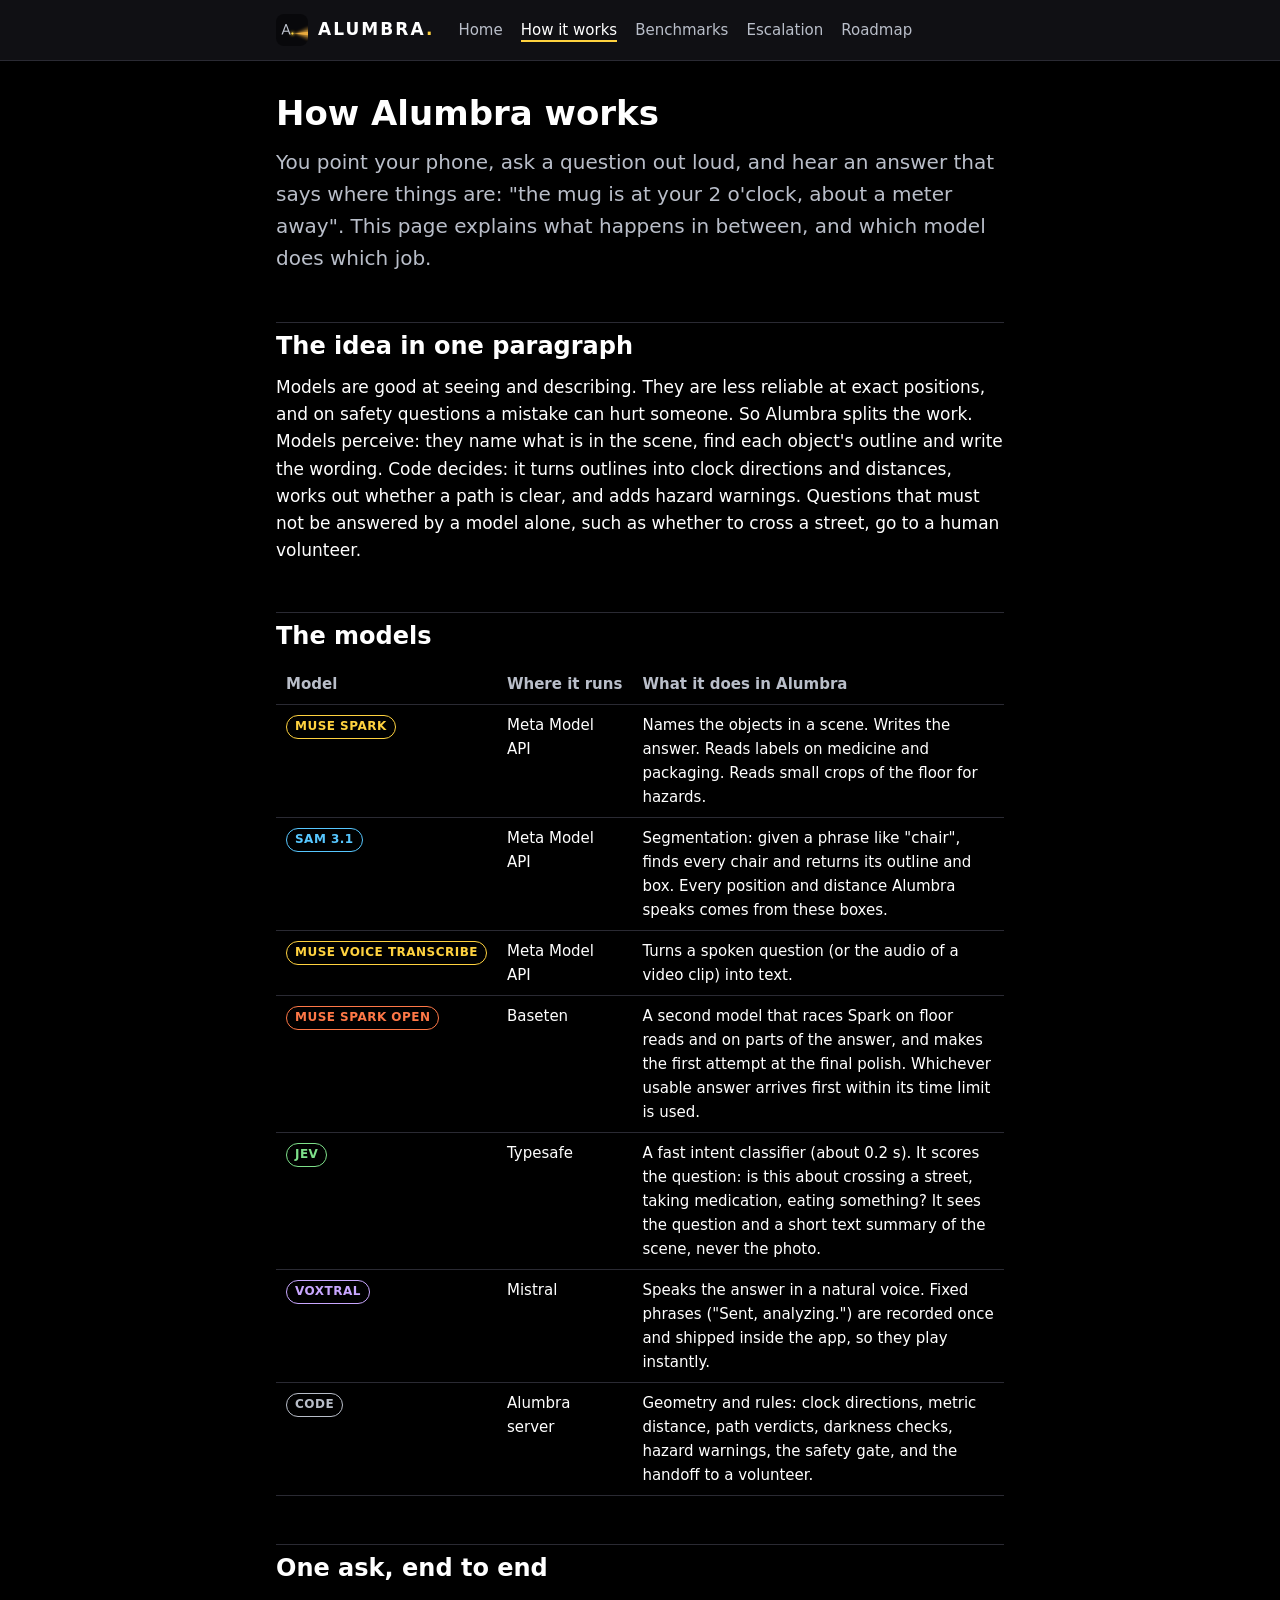
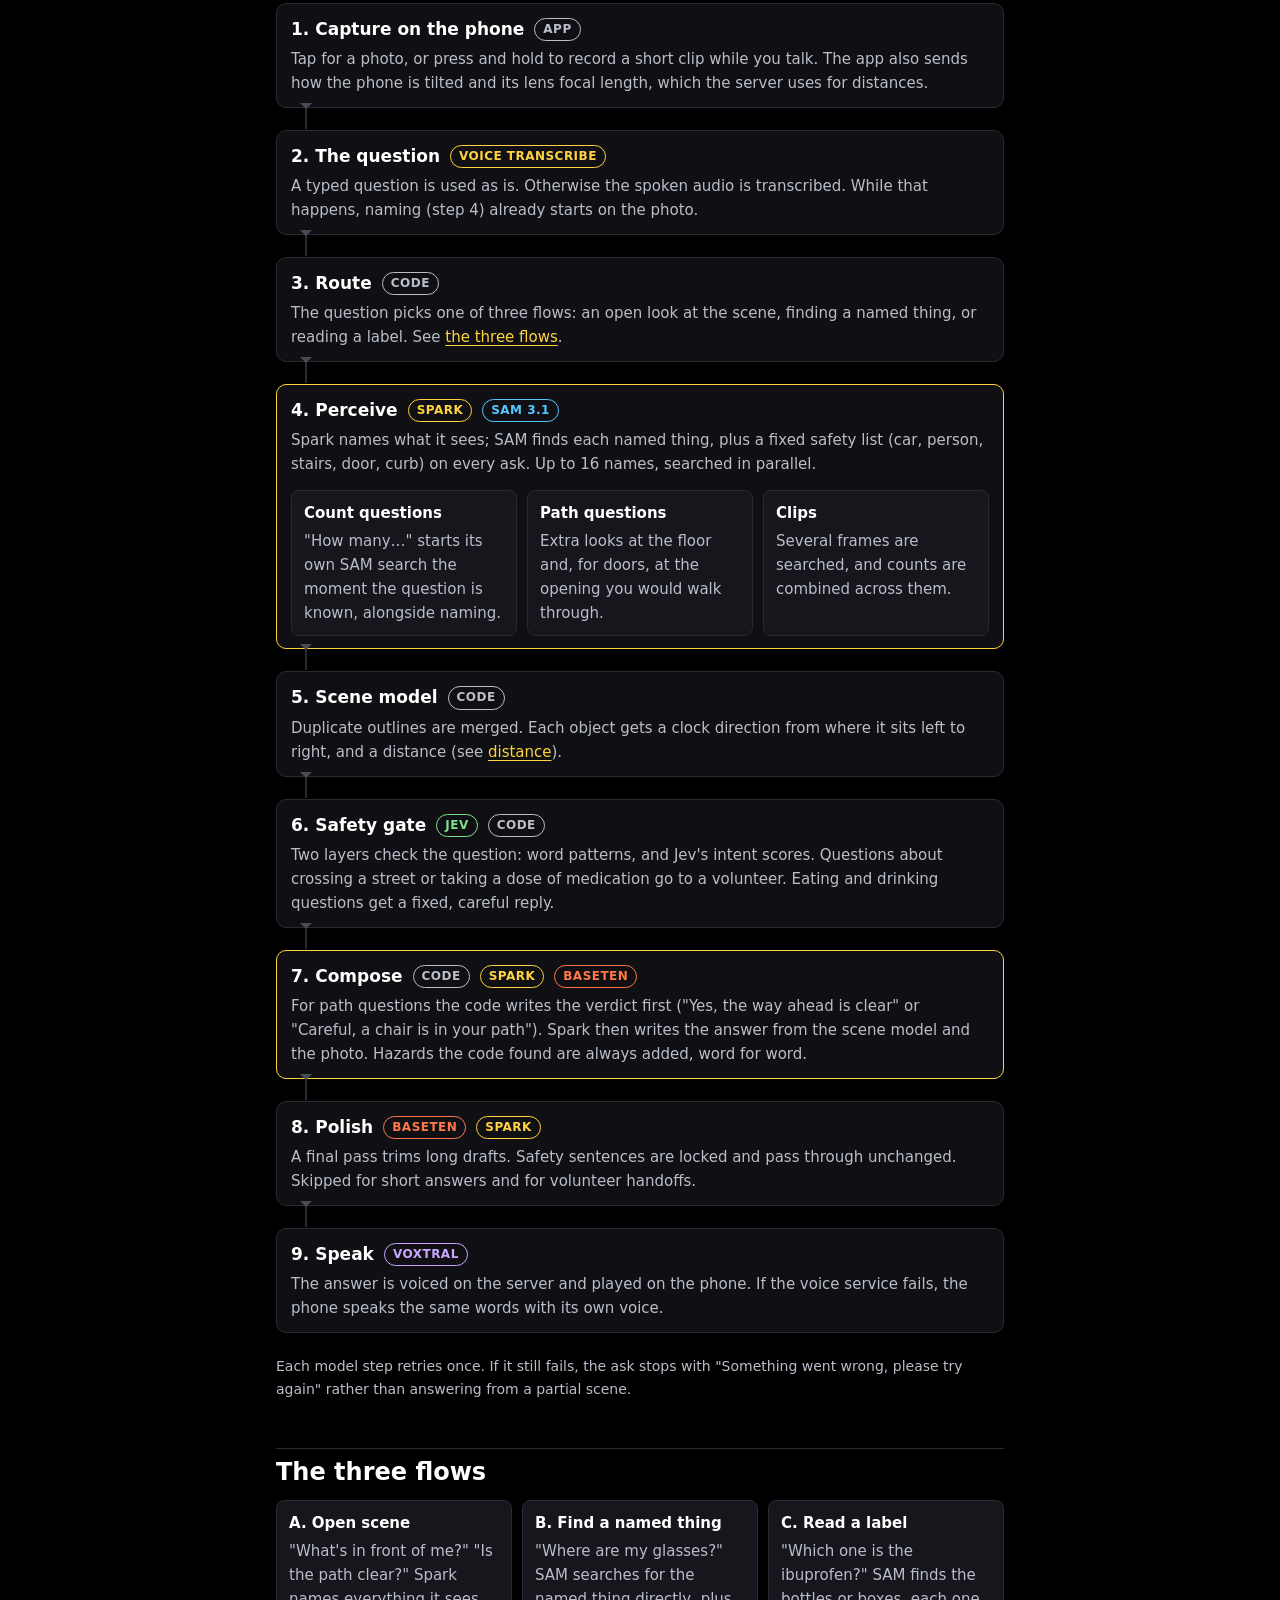
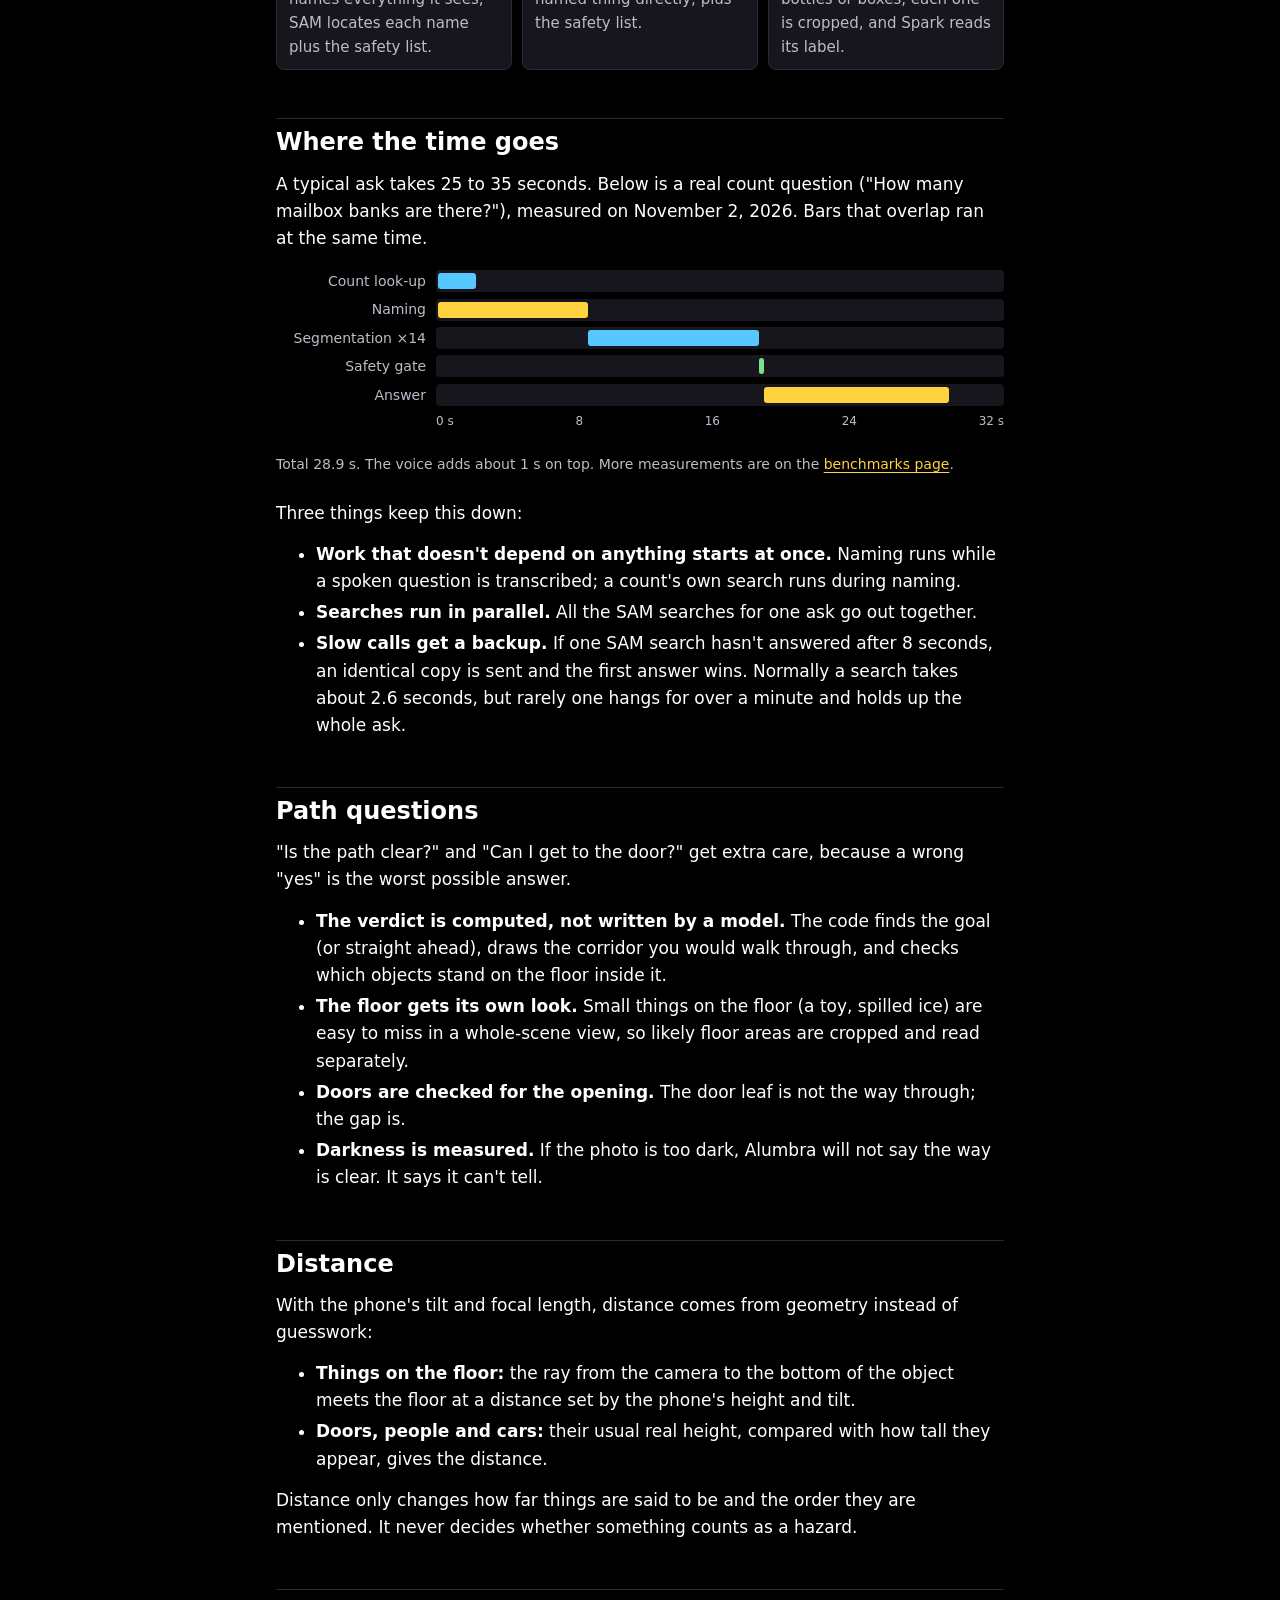
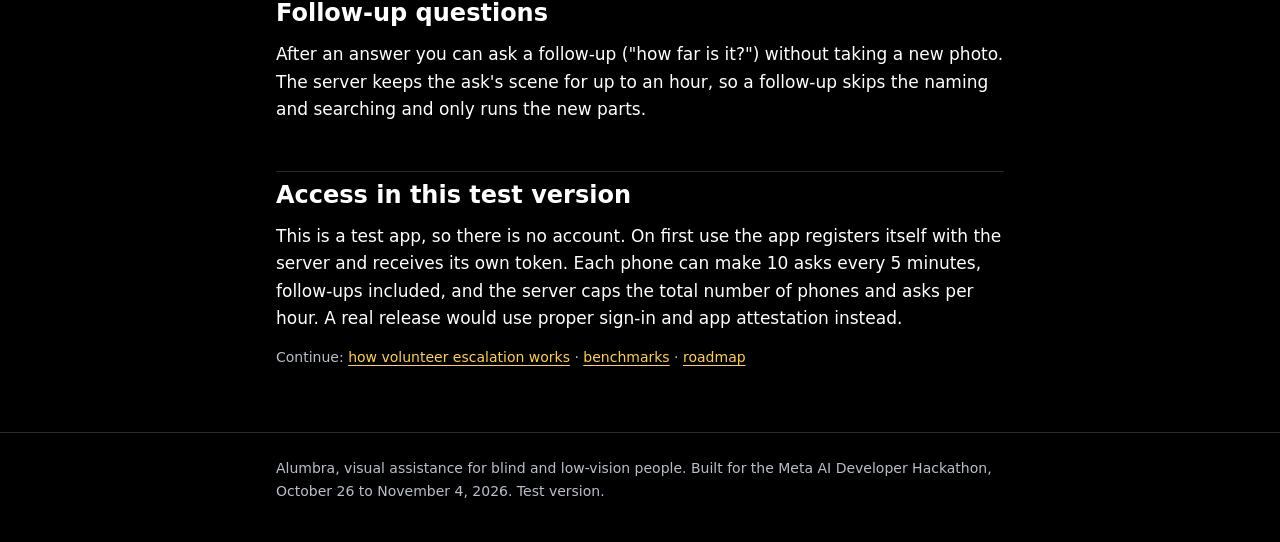
<file: site/how-it-works.html>
<!doctype html>
<html lang="en">
<head>
<meta charset="utf-8">
<meta name="viewport" content="width=device-width, initial-scale=1">
<title>How Alumbra works</title>
<meta name="description" content="How Alumbra turns a photo and a question into a spoken, spatially grounded answer, and which model does what.">
<link rel="icon" href="img/icon-64.png">
<link rel="stylesheet" href="style.css">
</head>
<body>
<a class="skip" href="#main">Skip to content</a>
<header class="site-head">
  <div class="wrap">
    <a class="brand" href="/"><img src="img/icon-64.png" alt=""><span>ALUMBRA<span class="dot">.</span></span></a>
    <nav aria-label="Site">
      <a href="/">Home</a>
      <a href="how-it-works.html" aria-current="page">How it works</a>
      <a href="benchmarks.html">Benchmarks</a>
      <a href="escalation.html">Escalation</a>
      <a href="roadmap.html">Roadmap</a>
    </nav>
  </div>
</header>

<main id="main" class="wrap">
<h1>How Alumbra works</h1>
<p class="lede">You point your phone, ask a question out loud, and hear an answer that says where things are: "the mug is at your 2 o'clock, about a meter away". This page explains what happens in between, and which model does which job.</p>

<h2>The idea in one paragraph</h2>
<p>Models are good at seeing and describing. They are less reliable at exact positions, and on safety questions a mistake can hurt someone. So Alumbra splits the work. Models perceive: they name what is in the scene, find each object's outline and write the wording. Code decides: it turns outlines into clock directions and distances, works out whether a path is clear, and adds hazard warnings. Questions that must not be answered by a model alone, such as whether to cross a street, go to a human volunteer.</p>

<h2>The models</h2>
<div class="table-wrap">
<table>
<thead><tr><th>Model</th><th>Where it runs</th><th>What it does in Alumbra</th></tr></thead>
<tbody>
<tr><td><span class="chip spark">Muse Spark</span></td><td>Meta Model API</td><td>Names the objects in a scene. Writes the answer. Reads labels on medicine and packaging. Reads small crops of the floor for hazards.</td></tr>
<tr><td><span class="chip sam">SAM 3.1</span></td><td>Meta Model API</td><td>Segmentation: given a phrase like "chair", finds every chair and returns its outline and box. Every position and distance Alumbra speaks comes from these boxes.</td></tr>
<tr><td><span class="chip spark">Muse Voice Transcribe</span></td><td>Meta Model API</td><td>Turns a spoken question (or the audio of a video clip) into text.</td></tr>
<tr><td><span class="chip baseten">Muse Spark Open</span></td><td>Baseten</td><td>A second model that races Spark on floor reads and on parts of the answer, and makes the first attempt at the final polish. Whichever usable answer arrives first within its time limit is used.</td></tr>
<tr><td><span class="chip jev">Jev</span></td><td>Typesafe</td><td>A fast intent classifier (about 0.2&nbsp;s). It scores the question: is this about crossing a street, taking medication, eating something? It sees the question and a short text summary of the scene, never the photo.</td></tr>
<tr><td><span class="chip voice">Voxtral</span></td><td>Mistral</td><td>Speaks the answer in a natural voice. Fixed phrases ("Sent, analyzing.") are recorded once and shipped inside the app, so they play instantly.</td></tr>
<tr><td><span class="chip code">Code</span></td><td>Alumbra server</td><td>Geometry and rules: clock directions, metric distance, path verdicts, darkness checks, hazard warnings, the safety gate, and the handoff to a volunteer.</td></tr>
</tbody>
</table>
</div>

<h2>One ask, end to end</h2>
<figure class="diagram">
<ol class="flow" aria-label="The steps of one ask">
  <li><div class="t">1. Capture on the phone <span class="chip code">App</span></div>
    <p class="d">Tap for a photo, or press and hold to record a short clip while you talk. The app also sends how the phone is tilted and its lens focal length, which the server uses for distances.</p></li>
  <li><div class="t">2. The question <span class="chip spark">Voice Transcribe</span></div>
    <p class="d">A typed question is used as is. Otherwise the spoken audio is transcribed. While that happens, naming (step 4) already starts on the photo.</p></li>
  <li><div class="t">3. Route <span class="chip code">Code</span></div>
    <p class="d">The question picks one of three flows: an open look at the scene, finding a named thing, or reading a label. See <a href="#flows">the three flows</a>.</p></li>
  <li class="key"><div class="t">4. Perceive <span class="chip spark">Spark</span> <span class="chip sam">SAM 3.1</span></div>
    <p class="d">Spark names what it sees; SAM finds each named thing, plus a fixed safety list (car, person, stairs, door, curb) on every ask. Up to 16 names, searched in parallel.</p>
    <div class="lanes">
      <div><b>Count questions</b><p>"How many…" starts its own SAM search the moment the question is known, alongside naming.</p></div>
      <div><b>Path questions</b><p>Extra looks at the floor and, for doors, at the opening you would walk through.</p></div>
      <div><b>Clips</b><p>Several frames are searched, and counts are combined across them.</p></div>
    </div></li>
  <li><div class="t">5. Scene model <span class="chip code">Code</span></div>
    <p class="d">Duplicate outlines are merged. Each object gets a clock direction from where it sits left to right, and a distance (see <a href="#distance">distance</a>).</p></li>
  <li><div class="t">6. Safety gate <span class="chip jev">Jev</span> <span class="chip code">Code</span></div>
    <p class="d">Two layers check the question: word patterns, and Jev's intent scores. Questions about crossing a street or taking a dose of medication go to a volunteer. Eating and drinking questions get a fixed, careful reply.</p></li>
  <li class="key"><div class="t">7. Compose <span class="chip code">Code</span> <span class="chip spark">Spark</span> <span class="chip baseten">Baseten</span></div>
    <p class="d">For path questions the code writes the verdict first ("Yes, the way ahead is clear" or "Careful, a chair is in your path"). Spark then writes the answer from the scene model and the photo. Hazards the code found are always added, word for word.</p></li>
  <li><div class="t">8. Polish <span class="chip baseten">Baseten</span> <span class="chip spark">Spark</span></div>
    <p class="d">A final pass trims long drafts. Safety sentences are locked and pass through unchanged. Skipped for short answers and for volunteer handoffs.</p></li>
  <li><div class="t">9. Speak <span class="chip voice">Voxtral</span></div>
    <p class="d">The answer is voiced on the server and played on the phone. If the voice service fails, the phone speaks the same words with its own voice.</p></li>
</ol>
<figcaption>Each model step retries once. If it still fails, the ask stops with "Something went wrong, please try again" rather than answering from a partial scene.</figcaption>
</figure>

<h2 id="flows">The three flows</h2>
<div class="lanes" role="list">
  <div role="listitem"><b>A. Open scene</b><p>"What's in front of me?" "Is the path clear?" Spark names everything it sees, SAM locates each name plus the safety list.</p></div>
  <div role="listitem"><b>B. Find a named thing</b><p>"Where are my glasses?" SAM searches for the named thing directly, plus the safety list.</p></div>
  <div role="listitem"><b>C. Read a label</b><p>"Which one is the ibuprofen?" SAM finds the bottles or boxes, each one is cropped, and Spark reads its label.</p></div>
</div>

<h2>Where the time goes</h2>
<p>A typical ask takes 25 to 35 seconds. Below is a real count question ("How many mailbox banks are there?"), measured on November 2, 2026. Bars that overlap ran at the same time.</p>
<figure class="diagram">
<div class="timeline" role="img" aria-label="Timeline of a 28.9 second ask: count look-up 0.1 to 2.1 seconds; naming 0.1 to 8.6 seconds; segmentation 8.6 to 18.2 seconds; safety gate 18.2 to 18.5 seconds; answer 18.5 to 28.9 seconds.">
  <div class="tl-row"><span class="lbl">Count look-up</span><div class="tl-track"><span class="tl-bar sam" style="left:0.4%;width:6.6%"></span></div></div>
  <div class="tl-row"><span class="lbl">Naming</span><div class="tl-track"><span class="tl-bar spark" style="left:0.4%;width:26.4%"></span></div></div>
  <div class="tl-row"><span class="lbl">Segmentation ×14</span><div class="tl-track"><span class="tl-bar sam" style="left:26.8%;width:30%"></span></div></div>
  <div class="tl-row"><span class="lbl">Safety gate</span><div class="tl-track"><span class="tl-bar jev" style="left:56.8%;width:1%"></span></div></div>
  <div class="tl-row"><span class="lbl">Answer</span><div class="tl-track"><span class="tl-bar spark" style="left:57.8%;width:32.5%"></span></div></div>
  <div class="tl-axis"><div></div><div><span>0 s</span><span>8</span><span>16</span><span>24</span><span>32 s</span></div></div>
</div>
<figcaption>Total 28.9 s. The voice adds about 1 s on top. More measurements are on the <a href="benchmarks.html">benchmarks page</a>.</figcaption>
</figure>
<p>Three things keep this down:</p>
<ul>
  <li><strong>Work that doesn't depend on anything starts at once.</strong> Naming runs while a spoken question is transcribed; a count's own search runs during naming.</li>
  <li><strong>Searches run in parallel.</strong> All the SAM searches for one ask go out together.</li>
  <li><strong>Slow calls get a backup.</strong> If one SAM search hasn't answered after 8 seconds, an identical copy is sent and the first answer wins. Normally a search takes about 2.6 seconds, but rarely one hangs for over a minute and holds up the whole ask.</li>
</ul>

<h2>Path questions</h2>
<p>"Is the path clear?" and "Can I get to the door?" get extra care, because a wrong "yes" is the worst possible answer.</p>
<ul>
  <li><strong>The verdict is computed, not written by a model.</strong> The code finds the goal (or straight ahead), draws the corridor you would walk through, and checks which objects stand on the floor inside it.</li>
  <li><strong>The floor gets its own look.</strong> Small things on the floor (a toy, spilled ice) are easy to miss in a whole-scene view, so likely floor areas are cropped and read separately.</li>
  <li><strong>Doors are checked for the opening.</strong> The door leaf is not the way through; the gap is.</li>
  <li><strong>Darkness is measured.</strong> If the photo is too dark, Alumbra will not say the way is clear. It says it can't tell.</li>
</ul>

<h2 id="distance">Distance</h2>
<p>With the phone's tilt and focal length, distance comes from geometry instead of guesswork:</p>
<ul>
  <li><strong>Things on the floor:</strong> the ray from the camera to the bottom of the object meets the floor at a distance set by the phone's height and tilt.</li>
  <li><strong>Doors, people and cars:</strong> their usual real height, compared with how tall they appear, gives the distance.</li>
</ul>
<p>Distance only changes how far things are said to be and the order they are mentioned. It never decides whether something counts as a hazard.</p>

<h2>Follow-up questions</h2>
<p>After an answer you can ask a follow-up ("how far is it?") without taking a new photo. The server keeps the ask's scene for up to an hour, so a follow-up skips the naming and searching and only runs the new parts.</p>

<h2>Access in this test version</h2>
<p>This is a test app, so there is no account. On first use the app registers itself with the server and receives its own token. Each phone can make 10 asks every 5 minutes, follow-ups included, and the server caps the total number of phones and asks per hour. A real release would use proper sign-in and app attestation instead.</p>

<p class="small">Continue: <a href="escalation.html">how volunteer escalation works</a> · <a href="benchmarks.html">benchmarks</a> · <a href="roadmap.html">roadmap</a></p>
</main>

<footer class="site-foot">
  <div class="wrap">Alumbra, visual assistance for blind and low-vision people. Built for the Meta AI Developer Hackathon, October 26 to November 4, 2026. Test version.</div>
</footer>
</body>
</html>
</file>
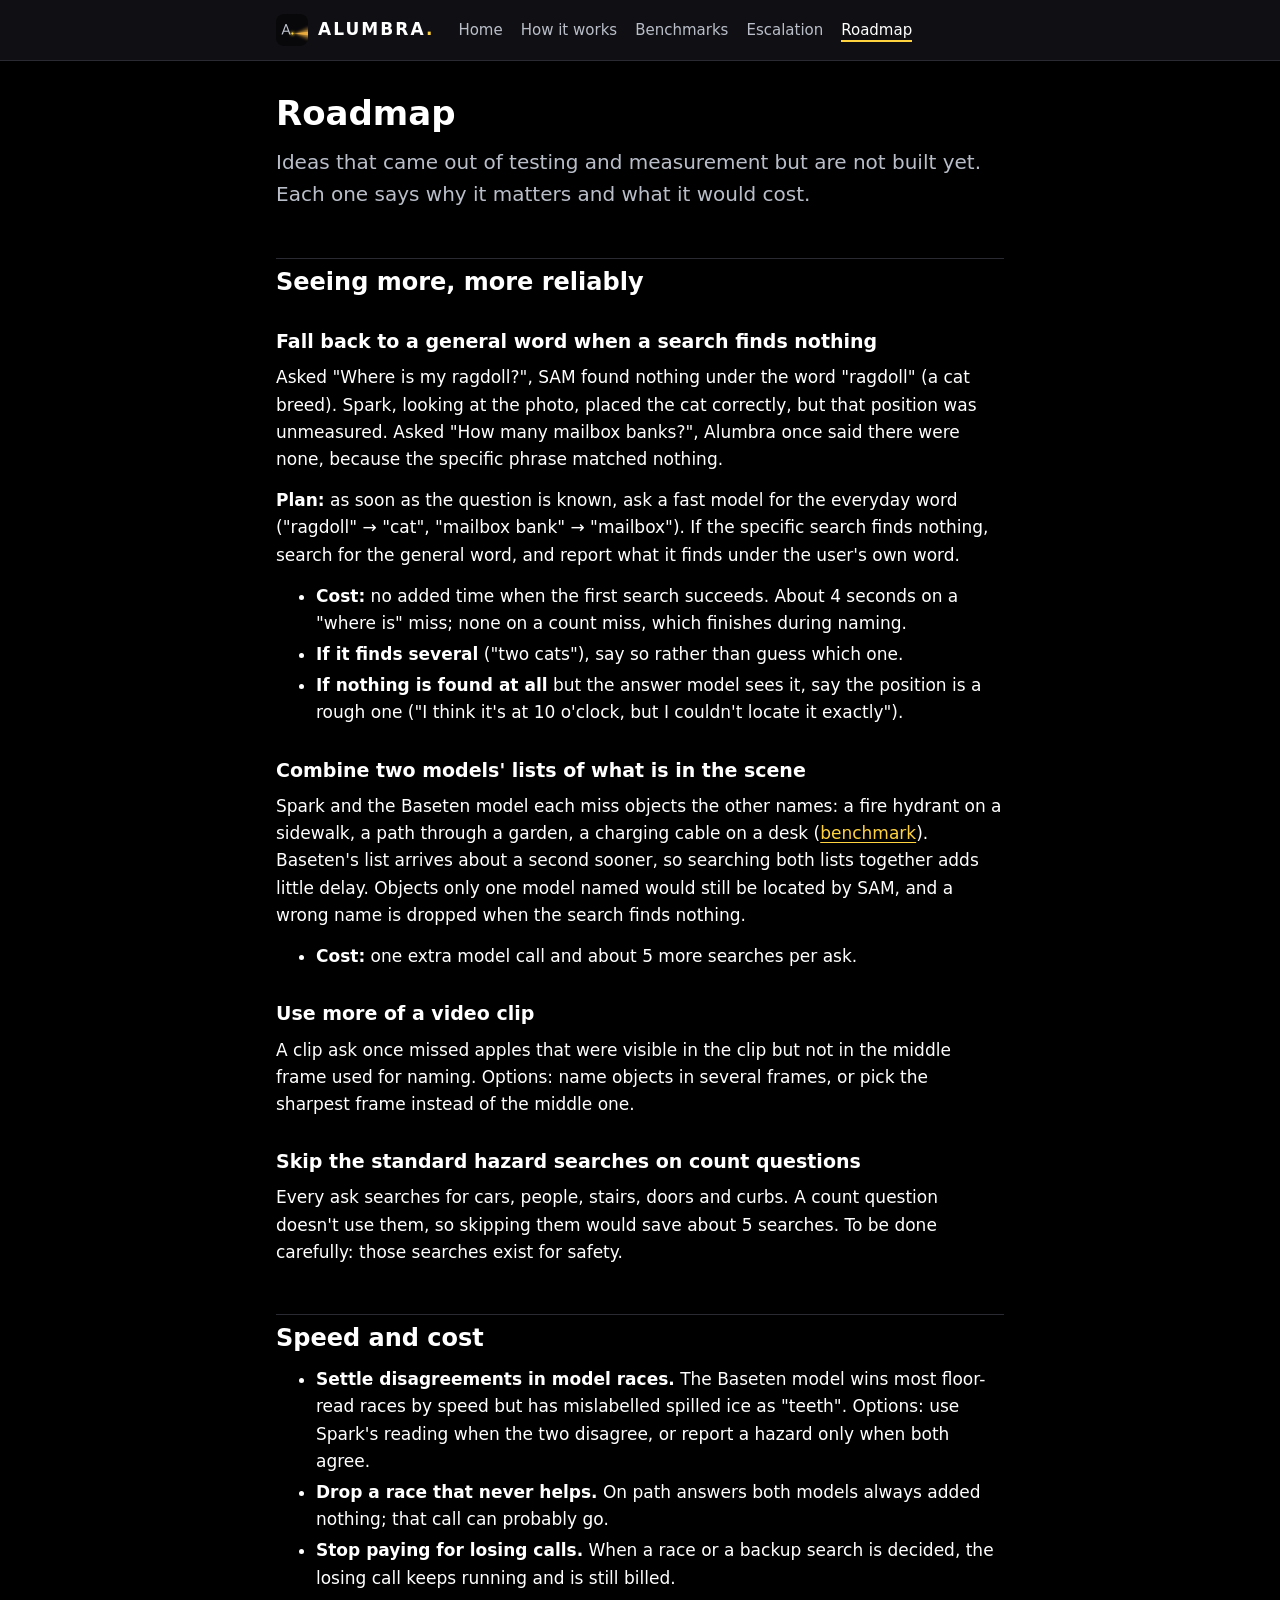
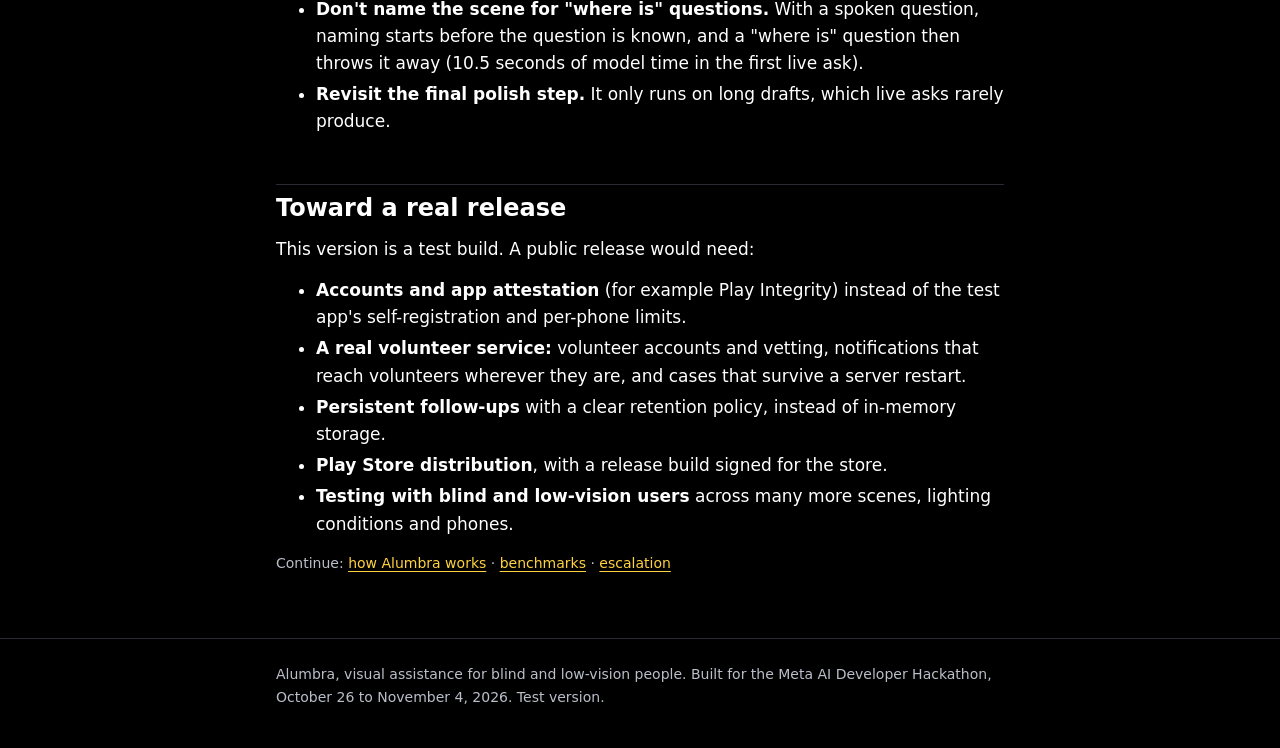
<file: site/roadmap.html>
<!doctype html>
<html lang="en">
<head>
<meta charset="utf-8">
<meta name="viewport" content="width=device-width, initial-scale=1">
<title>Alumbra roadmap</title>
<meta name="description" content="Improvements to Alumbra that were measured or designed but not yet built, and what a real release would need.">
<link rel="icon" href="img/icon-64.png">
<link rel="stylesheet" href="style.css">
</head>
<body>
<a class="skip" href="#main">Skip to content</a>
<header class="site-head">
  <div class="wrap">
    <a class="brand" href="/"><img src="img/icon-64.png" alt=""><span>ALUMBRA<span class="dot">.</span></span></a>
    <nav aria-label="Site">
      <a href="/">Home</a>
      <a href="how-it-works.html">How it works</a>
      <a href="benchmarks.html">Benchmarks</a>
      <a href="escalation.html">Escalation</a>
      <a href="roadmap.html" aria-current="page">Roadmap</a>
    </nav>
  </div>
</header>

<main id="main" class="wrap">
<h1>Roadmap</h1>
<p class="lede">Ideas that came out of testing and measurement but are not built yet. Each one says why it matters and what it would cost.</p>

<h2>Seeing more, more reliably</h2>

<h3>Fall back to a general word when a search finds nothing</h3>
<p>Asked "Where is my ragdoll?", SAM found nothing under the word "ragdoll" (a cat breed). Spark, looking at the photo, placed the cat correctly, but that position was unmeasured. Asked "How many mailbox banks?", Alumbra once said there were none, because the specific phrase matched nothing.</p>
<p><strong>Plan:</strong> as soon as the question is known, ask a fast model for the everyday word ("ragdoll" → "cat", "mailbox bank" → "mailbox"). If the specific search finds nothing, search for the general word, and report what it finds under the user's own word.</p>
<ul>
  <li><strong>Cost:</strong> no added time when the first search succeeds. About 4 seconds on a "where is" miss; none on a count miss, which finishes during naming.</li>
  <li><strong>If it finds several</strong> ("two cats"), say so rather than guess which one.</li>
  <li><strong>If nothing is found at all</strong> but the answer model sees it, say the position is a rough one ("I think it's at 10 o'clock, but I couldn't locate it exactly").</li>
</ul>

<h3>Combine two models' lists of what is in the scene</h3>
<p>Spark and the Baseten model each miss objects the other names: a fire hydrant on a sidewalk, a path through a garden, a charging cable on a desk (<a href="benchmarks.html#naming">benchmark</a>). Baseten's list arrives about a second sooner, so searching both lists together adds little delay. Objects only one model named would still be located by SAM, and a wrong name is dropped when the search finds nothing.</p>
<ul><li><strong>Cost:</strong> one extra model call and about 5 more searches per ask.</li></ul>

<h3>Use more of a video clip</h3>
<p>A clip ask once missed apples that were visible in the clip but not in the middle frame used for naming. Options: name objects in several frames, or pick the sharpest frame instead of the middle one.</p>

<h3>Skip the standard hazard searches on count questions</h3>
<p>Every ask searches for cars, people, stairs, doors and curbs. A count question doesn't use them, so skipping them would save about 5 searches. To be done carefully: those searches exist for safety.</p>

<h2>Speed and cost</h2>
<ul>
  <li><strong>Settle disagreements in model races.</strong> The Baseten model wins most floor-read races by speed but has mislabelled spilled ice as "teeth". Options: use Spark's reading when the two disagree, or report a hazard only when both agree.</li>
  <li><strong>Drop a race that never helps.</strong> On path answers both models always added nothing; that call can probably go.</li>
  <li><strong>Stop paying for losing calls.</strong> When a race or a backup search is decided, the losing call keeps running and is still billed.</li>
  <li><strong>Don't name the scene for "where is" questions.</strong> With a spoken question, naming starts before the question is known, and a "where is" question then throws it away (10.5 seconds of model time in the first live ask).</li>
  <li><strong>Revisit the final polish step.</strong> It only runs on long drafts, which live asks rarely produce.</li>
</ul>

<h2>Toward a real release</h2>
<p>This version is a test build. A public release would need:</p>
<ul>
  <li><strong>Accounts and app attestation</strong> (for example Play Integrity) instead of the test app's self-registration and per-phone limits.</li>
  <li><strong>A real volunteer service:</strong> volunteer accounts and vetting, notifications that reach volunteers wherever they are, and cases that survive a server restart.</li>
  <li><strong>Persistent follow-ups</strong> with a clear retention policy, instead of in-memory storage.</li>
  <li><strong>Play Store distribution</strong>, with a release build signed for the store.</li>
  <li><strong>Testing with blind and low-vision users</strong> across many more scenes, lighting conditions and phones.</li>
</ul>

<p class="small">Continue: <a href="how-it-works.html">how Alumbra works</a> · <a href="benchmarks.html">benchmarks</a> · <a href="escalation.html">escalation</a></p>
</main>

<footer class="site-foot">
  <div class="wrap">Alumbra, visual assistance for blind and low-vision people. Built for the Meta AI Developer Hackathon, October 26 to November 4, 2026. Test version.</div>
</footer>
</body>
</html>
</file>
<file: site/style.css>
/* Alumbra site: the app's palette (android res/values/colors.xml). */
:root {
  --bg: #000000;
  --panel: #101014;
  --soft: #16161c;
  --line: #2a2a33;
  --ink: #ffffff;
  --dim: #b9bec9;
  --amber: #ffd23f;
  --amber-ink: #161200;
  --warn: #ff7847;
  --warn-bg: #2a1206;
  --help: #57c7ff;
  --help-bg: #06202e;
  --good: #7ee08a;
  --violet: #c9a7ff;
  --max: 760px;
  color-scheme: dark;
}

* { box-sizing: border-box; }

html { -webkit-text-size-adjust: 100%; }

body {
  margin: 0;
  background: var(--bg);
  color: var(--ink);
  font: 17px/1.6 system-ui, -apple-system, "Segoe UI", Roboto, sans-serif;
}

a { color: var(--amber); text-underline-offset: 3px; }
a:hover { color: #ffe27f; }
:focus-visible { outline: 3px solid var(--amber); outline-offset: 3px; }

.skip {
  position: absolute; left: -999px; top: 8px;
  background: var(--amber); color: var(--amber-ink);
  padding: 8px 14px; border-radius: 6px; font-weight: 700;
}
.skip:focus { left: 16px; }

/* Header and footer */
.site-head {
  border-bottom: 1px solid var(--line);
  background: var(--panel);
}
.site-head .wrap {
  display: flex; flex-wrap: wrap; align-items: center;
  gap: 8px 24px; padding-top: 14px; padding-bottom: 14px;
}
.brand {
  display: flex; align-items: center; gap: 10px;
  color: var(--ink); text-decoration: none;
  font-weight: 800; letter-spacing: 0.12em;
}
.brand img { width: 32px; height: 32px; border-radius: 8px; }
.brand .dot { color: var(--amber); }
.site-head nav { display: flex; flex-wrap: wrap; gap: 4px 18px; font-size: 15px; }
.site-head nav a { color: var(--dim); text-decoration: none; }
.site-head nav a:hover, .site-head nav a[aria-current] { color: var(--ink); }
.site-head nav a[aria-current] { box-shadow: inset 0 -2px 0 var(--amber); }

.site-foot {
  border-top: 1px solid var(--line);
  margin-top: 64px; padding: 24px 0 40px;
  color: var(--dim); font-size: 14px;
}

.wrap { max-width: var(--max); margin: 0 auto; padding: 0 16px; }
main.wrap { padding-top: 32px; }

/* Type */
h1 { font-size: 34px; line-height: 1.2; margin: 0 0 12px; }
h2 {
  font-size: 24px; line-height: 1.3; margin: 48px 0 12px;
  padding-top: 8px; border-top: 1px solid var(--line);
}
h3 { font-size: 19px; margin: 28px 0 8px; }
p, ul, ol { margin: 0 0 14px; }
li { margin-bottom: 4px; }
.lede { font-size: 20px; color: var(--dim); }
.small { font-size: 14px; color: var(--dim); }
code {
  font: 14px/1.4 ui-monospace, SFMono-Regular, Menlo, Consolas, monospace;
  background: var(--soft); border: 1px solid var(--line);
  border-radius: 4px; padding: 1px 5px;
}
strong { color: var(--ink); }

/* Callouts */
.note {
  background: var(--soft); border: 1px solid var(--line);
  border-left: 4px solid var(--help); border-radius: 8px;
  padding: 14px 16px; margin: 18px 0;
}
.note.warn { border-left-color: var(--warn); }
.note.amber { border-left-color: var(--amber); }
.note > :last-child { margin-bottom: 0; }

/* Tables */
.table-wrap { overflow-x: auto; margin: 0 0 18px; }
table { border-collapse: collapse; width: 100%; font-size: 15px; }
th, td {
  text-align: left; vertical-align: top;
  padding: 8px 10px; border-bottom: 1px solid var(--line);
}
th { color: var(--dim); font-weight: 600; white-space: nowrap; }
td.num, th.num { text-align: right; font-variant-numeric: tabular-nums; }
tr.hi td { background: var(--soft); }
.table-wrap { scrollbar-color: var(--line) transparent; }
@media (max-width: 520px) {
  table { font-size: 14px; }
  th, td { padding: 7px 6px; }
  th { white-space: normal; }
  td.num { white-space: nowrap; }
}

/* Model chips: one colour per model, used in tables and diagrams */
.chip {
  display: inline-block; font-size: 12px; font-weight: 700;
  letter-spacing: 0.04em; text-transform: uppercase;
  padding: 1px 8px; border-radius: 999px; white-space: nowrap;
  border: 1px solid currentColor;
}
.chip.spark { color: var(--amber); }
.chip.sam { color: var(--help); }
.chip.baseten { color: var(--warn); }
.chip.jev { color: var(--good); }
.chip.voice { color: var(--violet); }
.chip.code { color: var(--dim); }
.chip.human { color: #ff9ecf; }

/* Flow diagrams: ordered lists drawn as connected boxes */
.diagram { margin: 18px 0 24px; }
.diagram figcaption { color: var(--dim); font-size: 14px; margin-top: 10px; }
.flow { list-style: none; margin: 0; padding: 0; }
.flow > li {
  position: relative; margin: 0 0 22px;
  background: var(--panel); border: 1px solid var(--line);
  border-radius: 10px; padding: 12px 14px;
}
.flow > li:not(:last-child)::after {
  content: ""; position: absolute; left: 28px; bottom: -22px;
  width: 2px; height: 22px; background: var(--line);
}
.flow > li:not(:last-child)::before {
  content: ""; position: absolute; left: 23px; bottom: -8px; z-index: 1;
  border: 6px solid transparent; border-top-color: #4a4a57;
}
.flow .t { font-weight: 700; display: flex; flex-wrap: wrap; align-items: center; gap: 6px 10px; }
.flow .d { color: var(--dim); font-size: 15px; margin-top: 4px; }
.flow .d:last-child { margin-bottom: 0; }
.flow > li.key { border-color: var(--amber); }
.flow > li.stop { border-color: var(--warn); background: var(--warn-bg); }
.flow > li.human { border-color: #ff9ecf; }

/* Parallel lanes inside a flow step */
.lanes {
  display: grid; gap: 10px; margin-top: 10px;
  grid-template-columns: repeat(auto-fit, minmax(190px, 1fr));
}
.lanes > div {
  background: var(--soft); border: 1px solid var(--line);
  border-radius: 8px; padding: 10px 12px; font-size: 15px;
}
.lanes > div > b { display: block; margin-bottom: 4px; }
.lanes p { margin: 0; color: var(--dim); }

/* Timeline bars (benchmarks and timing) */
.timeline { margin: 14px 0 22px; }
.tl-row {
  display: grid; grid-template-columns: 150px 1fr; gap: 10px;
  align-items: center; margin-bottom: 6px; font-size: 14px;
}
.tl-row .lbl { color: var(--dim); text-align: right; }
.tl-track { position: relative; height: 22px; background: var(--soft); border-radius: 4px; }
.tl-bar {
  position: absolute; top: 3px; bottom: 3px; border-radius: 3px;
  min-width: 3px;
}
.tl-bar.spark { background: var(--amber); }
.tl-bar.sam { background: var(--help); }
.tl-bar.baseten { background: var(--warn); }
.tl-bar.jev { background: var(--good); }
.tl-bar.voice { background: var(--violet); }
.tl-axis { display: grid; grid-template-columns: 150px 1fr; gap: 10px; font-size: 12px; color: var(--dim); }
.tl-axis div:last-child { display: flex; justify-content: space-between; }
@media (max-width: 520px) {
  .tl-row, .tl-axis { grid-template-columns: 96px 1fr; }
}

/* State machine (escalation) */
.states { display: flex; flex-wrap: wrap; gap: 10px; align-items: center; margin: 14px 0 22px; }
.state {
  border: 2px solid var(--line); border-radius: 999px;
  padding: 6px 14px; font-weight: 700; background: var(--panel);
}
.state.start { border-color: var(--amber); }
.state.ok { border-color: var(--good); }
.state.end { border-color: var(--dim); color: var(--dim); }
.arrow { color: var(--dim); font-size: 14px; }

/* Landing */
.hero {
  display: grid; gap: 24px; align-items: center;
  grid-template-columns: 1fr; padding: 16px 0 8px;
}
@media (min-width: 640px) { .hero { grid-template-columns: 1fr 200px; } }
.hero img { width: 200px; height: 200px; border-radius: 40px; justify-self: center; }
.btn {
  display: inline-block; background: var(--amber); color: var(--amber-ink);
  font-weight: 800; text-decoration: none; border-radius: 12px;
  padding: 14px 22px; font-size: 18px;
}
.btn:hover { background: #ffe27f; color: var(--amber-ink); }
.cards { display: grid; gap: 12px; grid-template-columns: repeat(auto-fit, minmax(220px, 1fr)); margin: 16px 0; }
.card {
  display: block; text-decoration: none; color: var(--ink);
  background: var(--panel); border: 1px solid var(--line);
  border-radius: 12px; padding: 16px;
}
.card:hover { border-color: var(--amber); color: var(--ink); }
.card b { display: block; color: var(--amber); font-size: 18px; margin-bottom: 4px; }
.card span { color: var(--dim); font-size: 15px; }
.steps { counter-reset: s; list-style: none; padding: 0; }
.steps li {
  counter-increment: s; position: relative;
  padding-left: 44px; margin-bottom: 12px;
}
.steps li::before {
  content: counter(s); position: absolute; left: 0; top: 0;
  width: 30px; height: 30px; border-radius: 50%;
  background: var(--amber); color: var(--amber-ink);
  font-weight: 800; display: grid; place-items: center; font-size: 15px;
}
.quote {
  font-size: 20px; border-left: 4px solid var(--amber);
  padding: 4px 0 4px 16px; margin: 18px 0; color: var(--ink);
}
</file>
